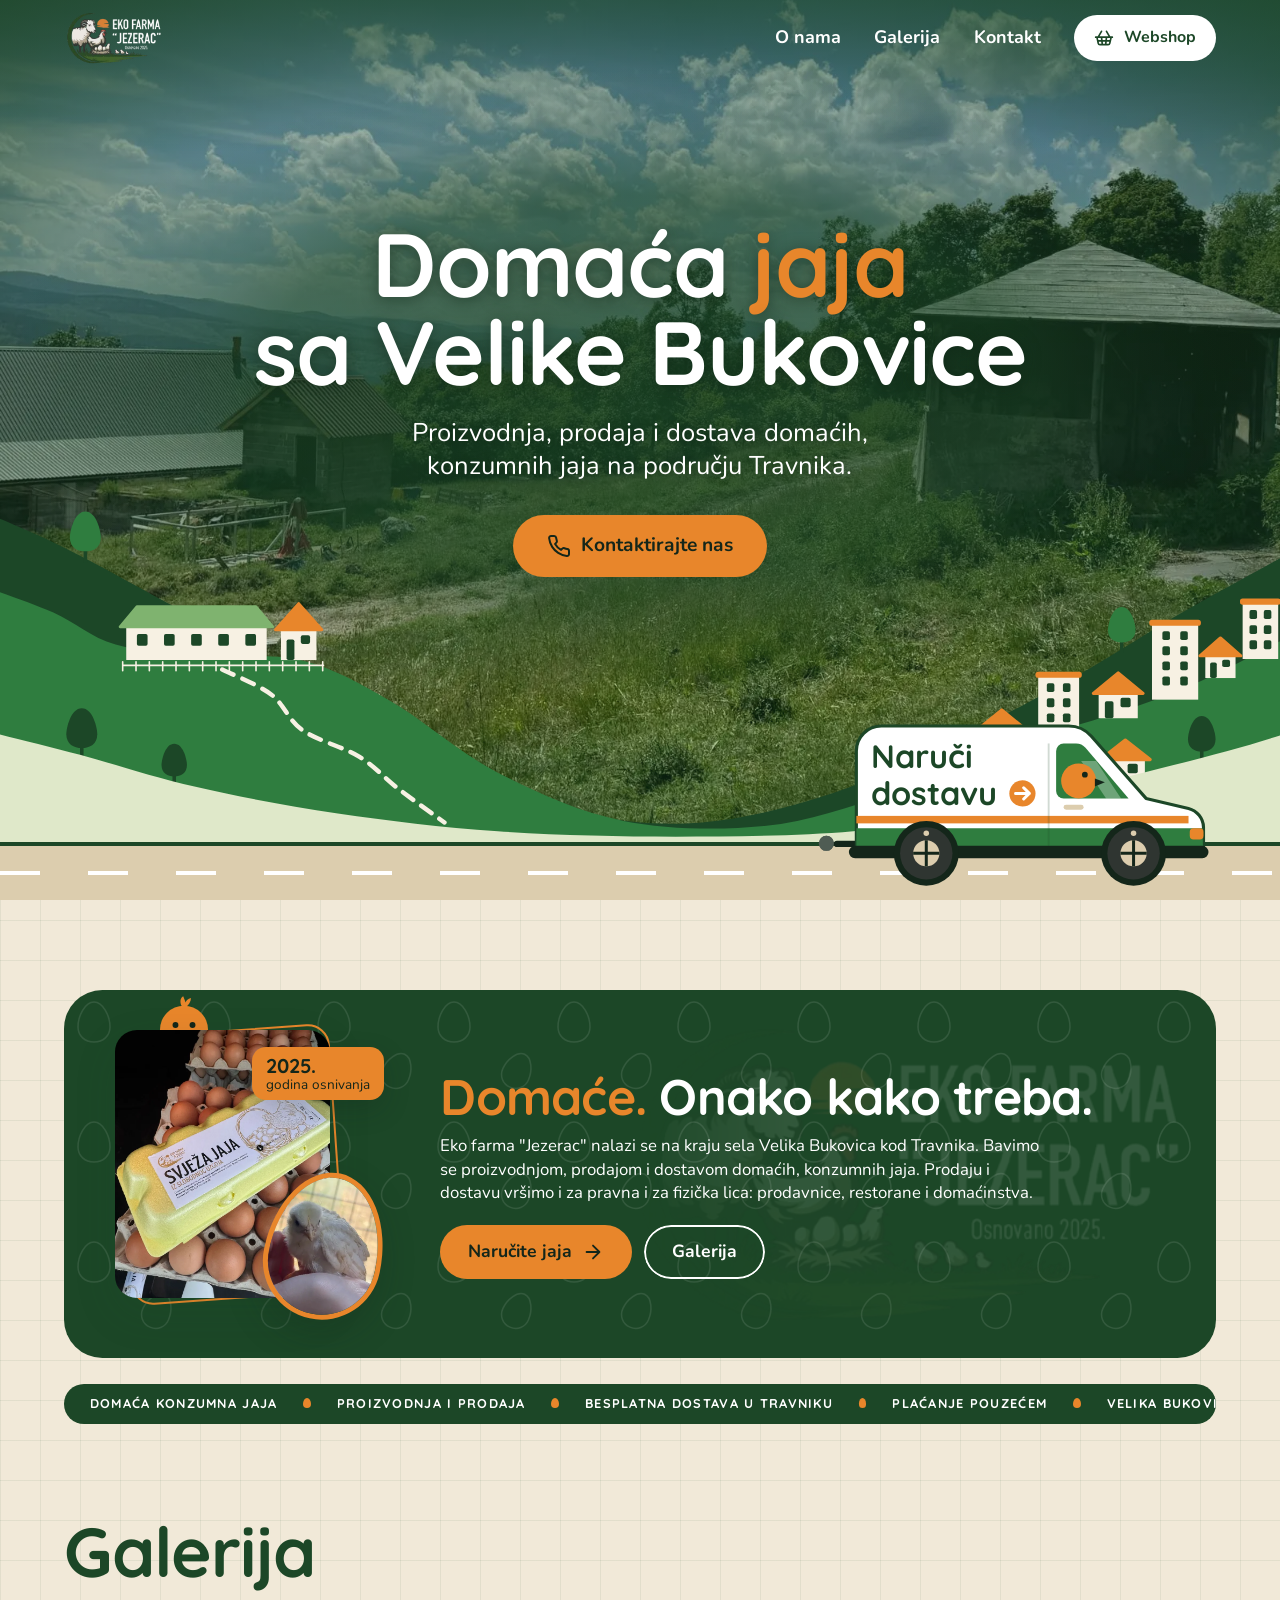
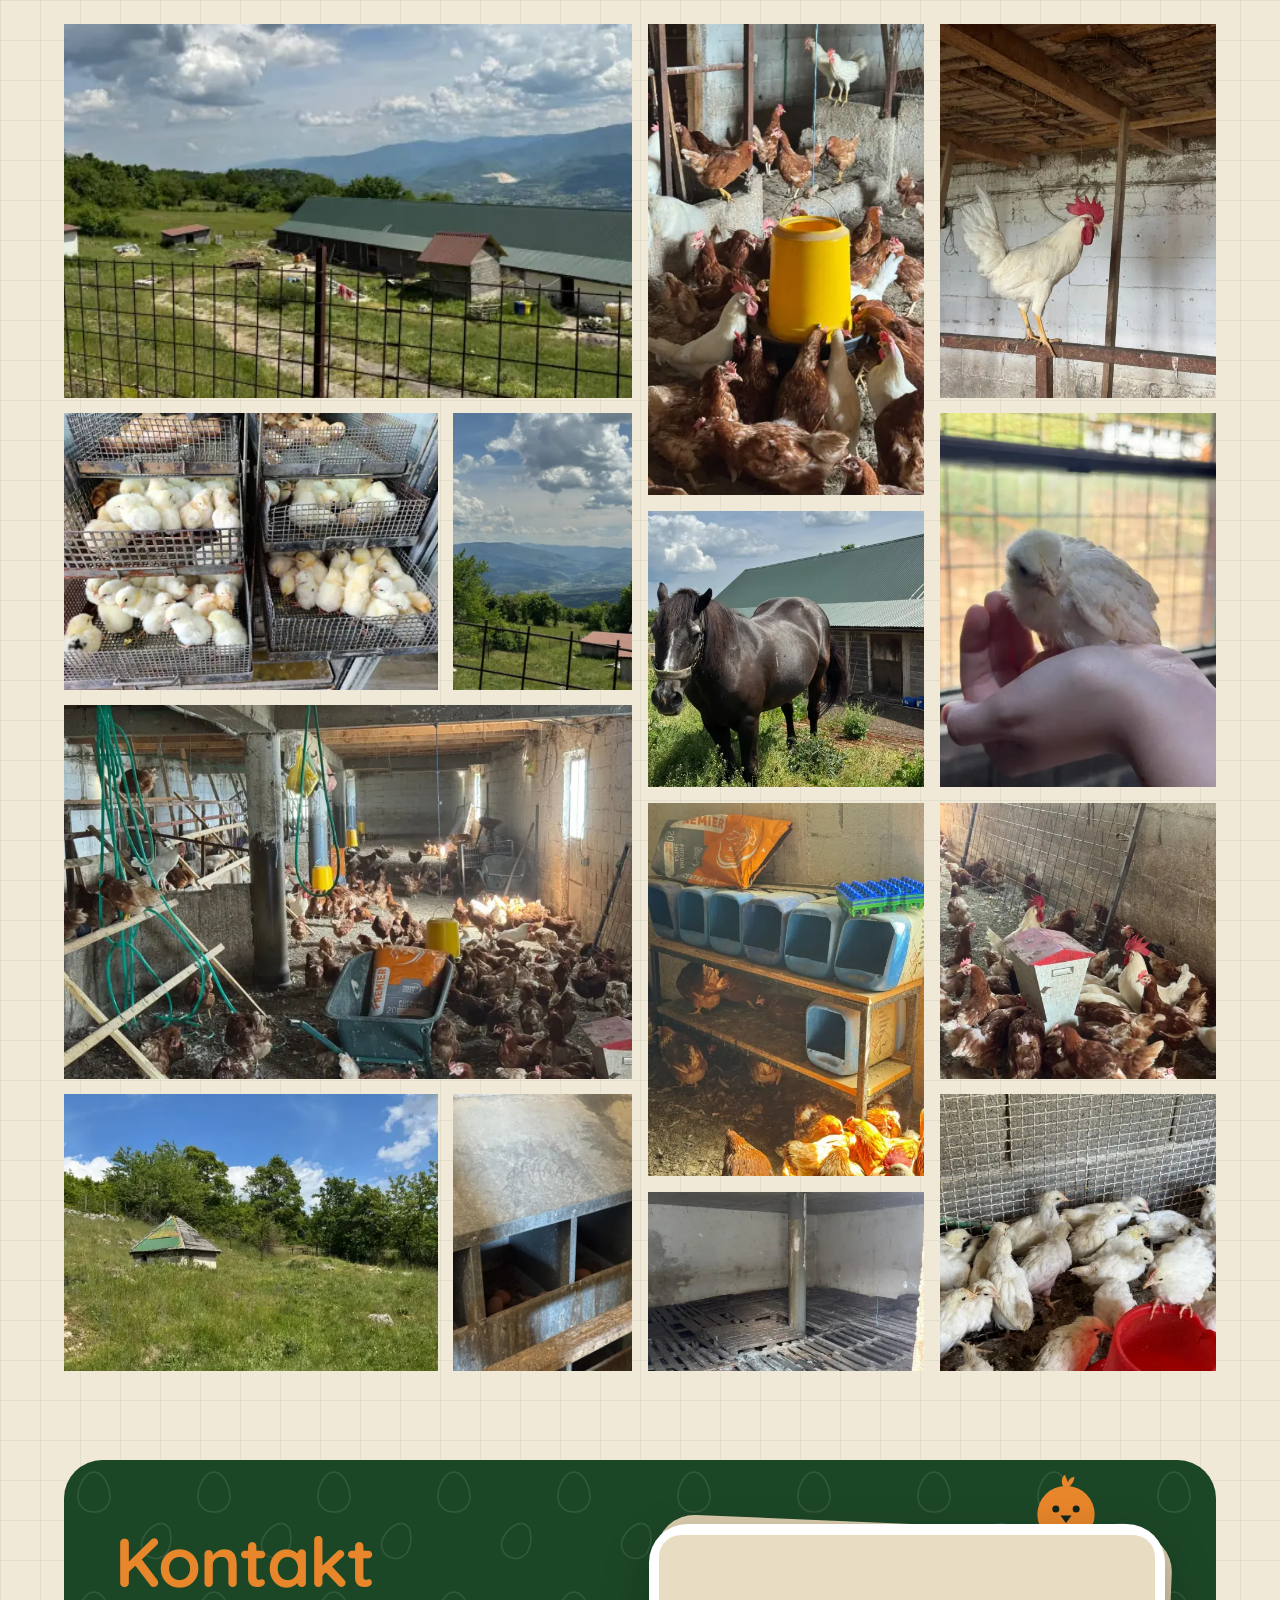
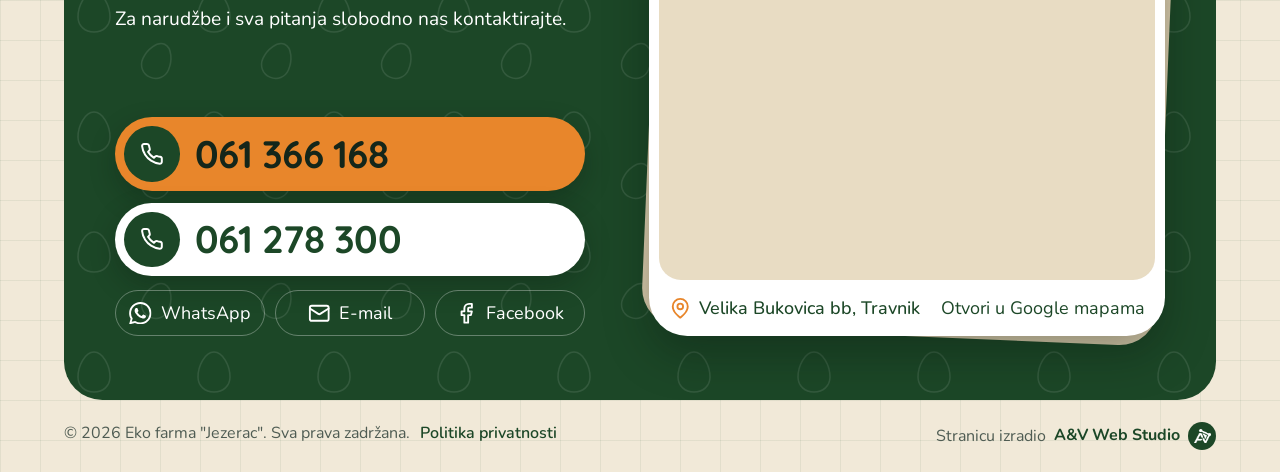
<file: index.html>
<!doctype html>
<html lang="bs-Latn">
<head>
  <meta charset="utf-8">
  <meta name="viewport" content="width=device-width, initial-scale=1, viewport-fit=cover">
  <title>Domaća jaja Travnik | Eko farma "Jezerac", besplatna dostava</title>
  <meta name="description" content="Domaća, konzumna jaja sa Velike Bukovice kod Travnika. Besplatna dostava na području Travnika i plaćanje pouzećem. Naručite online ili nas nazovite.">
  <meta name="robots" content="index, follow, max-image-preview:large">
  <link rel="canonical" href="https://ekofarmajezerac.com/">
  <meta name="theme-color" content="#f1e9d8">

  <meta property="og:type" content="website">
  <meta property="og:site_name" content="Eko farma &quot;Jezerac&quot;">
  <meta property="og:locale" content="bs_BA">
  <meta property="og:url" content="https://ekofarmajezerac.com/">
  <meta property="og:title" content="Domaća jaja Travnik | Eko farma &quot;Jezerac&quot;">
  <meta property="og:description" content="Domaća, konzumna jaja sa Velike Bukovice kod Travnika. Besplatna dostava na području Travnika i plaćanje pouzećem.">
  <meta property="og:image" content="https://ekofarmajezerac.com/assets/img/og.jpg?v=2">
  <meta property="og:image:type" content="image/jpeg">
  <meta property="og:image:width" content="1200">
  <meta property="og:image:height" content="630">
  <meta property="og:image:alt" content="Naslovna Eko farme &quot;Jezerac&quot;: Domaća jaja sa Velike Bukovice, brda s farmom i kombi za dostavu">
  <meta name="twitter:card" content="summary_large_image">
  <meta name="twitter:title" content="Domaća jaja Travnik | Eko farma &quot;Jezerac&quot;">
  <meta name="twitter:description" content="Domaća, konzumna jaja sa Velike Bukovice kod Travnika. Besplatna dostava na području Travnika i plaćanje pouzećem.">
  <meta name="twitter:image" content="https://ekofarmajezerac.com/assets/img/og.jpg?v=2">

  <link rel="icon" type="image/png" sizes="32x32" href="assets/img/favicon-32.png?v=3">
  <link rel="icon" type="image/png" sizes="192x192" href="assets/img/favicon-192.png?v=3">
  <link rel="shortcut icon" href="favicon.ico?v=3">
  <link rel="apple-touch-icon" href="assets/img/apple-touch-icon.png?v=3">

  <!-- Fontovi su na samoj stranici; unaprijed se učitava samo onaj za glavni naslov. -->
  <link rel="preload" href="assets/fonts/quicksand-latin.woff2" as="font" type="font/woff2" crossorigin>
  <link rel="preload" href="assets/fonts/quicksand-latin-ext.woff2" as="font" type="font/woff2" crossorigin>
  <link rel="stylesheet" href="css/styles.css?v=5">
  <!-- Na telefonu je hero pod gustom zelenom sjenom, pa mu je dovoljna lakša verzija. -->
  <link rel="preload" as="image" href="assets/img/hero-telefon.webp" media="(max-width: 759px)" fetchpriority="high">
  <link rel="preload" as="image" href="assets/img/hero.webp?v=2" media="(min-width: 760px)" fetchpriority="high">

  <!-- json-ld:start -->
  <script type="application/ld+json">
{
  "@context": "https://schema.org",
  "@graph": [
    {
      "@type": "LocalBusiness",
      "@id": "https://ekofarmajezerac.com/#farma",
      "name": "Eko farma \"Jezerac\"",
      "description": "Proizvodnja, prodaja i dostava domaćih, konzumnih jaja na području Travnika.",
      "url": "https://ekofarmajezerac.com/",
      "logo": "https://ekofarmajezerac.com/assets/img/logo.webp",
      "image": [
        "https://ekofarmajezerac.com/assets/img/og.jpg?v=2",
        "https://ekofarmajezerac.com/assets/img/hero.webp"
      ],
      "telephone": "+387 61 366 168",
      "email": "ekofarma.jezerac@gmail.com",
      "foundingDate": "2025",
      "address": {
        "@type": "PostalAddress",
        "streetAddress": "Velika Bukovica bb",
        "addressLocality": "Travnik",
        "addressCountry": "BA"
      },
      "areaServed": {
        "@type": "City",
        "name": "Travnik"
      },
      "hasMap": "https://www.google.com/maps/search/?api=1&query=Velika+Bukovica%2C+Travnik",
      "contactPoint": [
        {
          "@type": "ContactPoint",
          "telephone": "+387 61 366 168",
          "contactType": "sales",
          "areaServed": "BA",
          "availableLanguage": "bs"
        },
        {
          "@type": "ContactPoint",
          "telephone": "+387 61 278 300",
          "contactType": "sales",
          "areaServed": "BA",
          "availableLanguage": "bs"
        }
      ],
      "priceRange": "4–12 KM",
      "currenciesAccepted": "BAM",
      "paymentAccepted": "Gotovina pri preuzimanju (pouzećem)",
      "sameAs": [
        "https://www.facebook.com/p/Eko-farma-Jezerac-61575950756251/"
      ],
      "hasOfferCatalog": {
        "@type": "OfferCatalog",
        "name": "Domaća jaja u školjkama",
        "itemListElement": [
          {
            "@type": "Offer",
            "price": "4",
            "priceCurrency": "BAM",
            "url": "https://ekofarmajezerac.com/webshop.html",
            "itemOffered": {
              "@type": "Product",
              "name": "Mala školjka",
              "description": "Školjka domaćih konzumnih jaja (10 jaja)"
            }
          },
          {
            "@type": "Offer",
            "price": "6",
            "priceCurrency": "BAM",
            "url": "https://ekofarmajezerac.com/webshop.html",
            "itemOffered": {
              "@type": "Product",
              "name": "Velika školjka S",
              "description": "Školjka domaćih konzumnih jaja (30 jaja)"
            }
          },
          {
            "@type": "Offer",
            "price": "9",
            "priceCurrency": "BAM",
            "url": "https://ekofarmajezerac.com/webshop.html",
            "itemOffered": {
              "@type": "Product",
              "name": "Velika školjka M",
              "description": "Školjka domaćih konzumnih jaja (30 jaja)"
            }
          },
          {
            "@type": "Offer",
            "price": "10",
            "priceCurrency": "BAM",
            "url": "https://ekofarmajezerac.com/webshop.html",
            "itemOffered": {
              "@type": "Product",
              "name": "Velika školjka L",
              "description": "Školjka domaćih konzumnih jaja (30 jaja)"
            }
          },
          {
            "@type": "Offer",
            "price": "12",
            "priceCurrency": "BAM",
            "url": "https://ekofarmajezerac.com/webshop.html",
            "itemOffered": {
              "@type": "Product",
              "name": "Velika školjka XL",
              "description": "Školjka domaćih konzumnih jaja (30 jaja)"
            }
          },
          {
            "@type": "Offer",
            "price": "0",
            "priceCurrency": "BAM",
            "itemOffered": {
              "@type": "Service",
              "name": "Dostava jaja na kućnu adresu",
              "areaServed": {
                "@type": "City",
                "name": "Travnik"
              }
            }
          }
        ]
      }
    },
    {
      "@type": "WebSite",
      "@id": "https://ekofarmajezerac.com/#web",
      "url": "https://ekofarmajezerac.com/",
      "name": "Eko farma \"Jezerac\"",
      "inLanguage": "bs-Latn",
      "publisher": {
        "@id": "https://ekofarmajezerac.com/#farma"
      }
    },
    {
      "@type": "WebPage",
      "@id": "https://ekofarmajezerac.com/#stranica",
      "url": "https://ekofarmajezerac.com/",
      "name": "Domaća jaja Travnik | Eko farma \"Jezerac\", besplatna dostava",
      "inLanguage": "bs-Latn",
      "isPartOf": {
        "@id": "https://ekofarmajezerac.com/#web"
      },
      "about": {
        "@id": "https://ekofarmajezerac.com/#farma"
      },
      "primaryImageOfPage": {
        "@type": "ImageObject",
        "url": "https://ekofarmajezerac.com/assets/img/hero.webp"
      }
    }
  ]
}
  </script>
  <!-- json-ld:end -->
</head>
<body>
  <svg class="svg-defs" aria-hidden="true" focusable="false">
    <symbol id="i-arrow" viewBox="0 0 24 24"><path d="M5 12h14M12 5l7 7-7 7"/></symbol>
    <symbol id="i-basket" viewBox="0 0 24 24"><path d="m15 11-1 9M19 11l-4-7M2 11h20M3.5 11l1.6 7.4a2 2 0 0 0 2 1.6h9.8a2 2 0 0 0 2-1.6l1.7-7.4M4.5 15.5h15M5 11l4-7M9 11l1 9"/></symbol>
    <symbol id="i-x" viewBox="0 0 24 24"><path d="M18 6 6 18M6 6l12 12"/></symbol>
    <symbol id="i-left" viewBox="0 0 24 24"><path d="m15 18-6-6 6-6"/></symbol>
    <symbol id="i-right" viewBox="0 0 24 24"><path d="m9 18 6-6-6-6"/></symbol>
    <symbol id="i-phone" viewBox="0 0 24 24"><path d="M22 16.92v3a2 2 0 0 1-2.18 2 19.79 19.79 0 0 1-8.63-3.07 19.5 19.5 0 0 1-6-6 19.79 19.79 0 0 1-3.07-8.67A2 2 0 0 1 4.11 2h3a2 2 0 0 1 2 1.72 12.84 12.84 0 0 0 .7 2.81 2 2 0 0 1-.45 2.11L8.09 9.91a16 16 0 0 0 6 6l1.27-1.27a2 2 0 0 1 2.11-.45 12.84 12.84 0 0 0 2.81.7A2 2 0 0 1 22 16.92z"/></symbol>
    <symbol id="chick" viewBox="0 0 80 80"><path d="M38 17c-4-5-3-12 1-14 1 3 2 5 3 8 1-3 3-5 7-6 0 5-3 9-7 12Z" fill="#e8862b"/><circle cx="40" cy="46" r="31" fill="#e8862b"/><circle cx="29" cy="40" r="3.800" fill="#14261a"/><circle cx="51" cy="40" r="3.800" fill="#14261a"/><path d="M34 47h12l-6 8z" fill="#14261a"/></symbol>
    <symbol id="i-pin" viewBox="0 0 24 24"><path d="M20 10c0 6-8 12-8 12s-8-6-8-12a8 8 0 0 1 16 0Z"/><circle cx="12" cy="10" r="3"/></symbol>
    <symbol id="i-mail" viewBox="0 0 24 24"><rect width="20" height="16" x="2" y="4" rx="2"/><path d="m22 7-8.97 5.7a1.94 1.94 0 0 1-2.06 0L2 7"/></symbol>
    <symbol id="i-facebook" viewBox="0 0 24 24"><path d="M18 2h-3a5 5 0 0 0-5 5v3H7v4h3v8h4v-8h3l1-4h-4V7a1 1 0 0 1 1-1h3z"/></symbol>
    <symbol id="i-whatsapp" viewBox="0 0 24 24"><path class="solid" d="M17.472 14.382c-.297-.149-1.758-.867-2.03-.967-.273-.099-.471-.148-.67.15-.197.297-.767.966-.94 1.164-.173.199-.347.223-.644.075-.297-.15-1.255-.463-2.39-1.475-.883-.788-1.48-1.761-1.653-2.059-.173-.297-.018-.458.13-.606.134-.133.298-.347.446-.52.149-.174.198-.298.298-.497.099-.198.05-.371-.025-.52-.075-.149-.669-1.612-.916-2.207-.242-.579-.487-.5-.669-.51-.173-.008-.371-.01-.57-.01-.198 0-.52.074-.792.372-.272.297-1.04 1.016-1.04 2.479 0 1.462 1.065 2.875 1.213 3.074.149.198 2.096 3.2 5.077 4.487.709.306 1.262.489 1.694.625.712.227 1.36.195 1.871.118.571-.085 1.758-.719 2.006-1.413.248-.694.248-1.289.173-1.413-.074-.124-.272-.198-.57-.347m-5.421 7.403h-.004a9.87 9.87 0 0 1-5.031-1.378l-.361-.214-3.741.982.998-3.648-.235-.374a9.86 9.86 0 0 1-1.51-5.26c.001-5.45 4.436-9.884 9.888-9.884 2.64 0 5.122 1.03 6.988 2.898a9.825 9.825 0 0 1 2.893 6.994c-.003 5.45-4.437 9.884-9.885 9.884m8.413-18.297A11.815 11.815 0 0 0 12.05 0C5.495 0 .16 5.335.157 11.892c0 2.096.547 4.142 1.588 5.945L.057 24l6.305-1.654a11.882 11.882 0 0 0 5.683 1.448h.005c6.554 0 11.89-5.335 11.893-11.893a11.821 11.821 0 0 0-3.48-8.413z"/></symbol>
  </svg>

  <header class="top top-over">
    <a class="skip-link" href="webshop.html">Idi na webshop</a>
    <a class="top-logo" href="./" aria-label='Eko farma "Jezerac", početna'>
      <img src="assets/img/logo-320.webp" alt="" width="320" height="177">
      <img class="top-logo-light" src="assets/img/logo-svijetli-320.webp" alt="" width="320" height="177">
    </a>
    <nav class="top-nav" aria-label="Glavna navigacija">
      <a class="nav-link" href="#o-nama">O nama</a>
      <a class="nav-link" href="#galerija">Galerija</a>
      <a class="nav-link" href="#kontakt">Kontakt</a>
      <a class="btn btn-nav" href="webshop.html">
        <svg class="icon" aria-hidden="true"><use href="#i-basket"/></svg>
        Webshop
        <span class="count" data-cart-count hidden>0</span>
      </a>
    </nav>
  </header>

  <main>
    <section class="hero">
      <picture class="hero-photo">
        <source media="(max-width: 759px)" srcset="assets/img/hero-telefon.webp" width="1100" height="825">
        <img src="assets/img/hero.webp?v=2" width="1600" height="1200" fetchpriority="high" alt="Farma na Velikoj Bukovici: objekti, puteljak kroz livadu i planine pod oblacima">
      </picture>
      <picture class="hills">
        <source media="(min-width: 760px)" srcset="assets/img/brda.svg" width="1440" height="460">
        <img src="assets/img/brda-telefon.svg?v=3" width="375" height="200" alt="">
      </picture>
      <div class="hero-copy">
        <h1>Domaća <em>jaja</em><br>sa&nbsp;Velike Bukovice</h1>
        <p>Proizvodnja, prodaja i dostava domaćih, konzumnih jaja na području Travnika.</p>
        <a class="btn btn-big btn-orange" href="#kontakt">
          <svg class="icon" aria-hidden="true"><use href="#i-phone"/></svg>
          Kontaktirajte nas
        </a>
      </div>
      <div class="road">
        <div class="van-lane">
          <a class="van" href="webshop.html" aria-label="Naruči dostavu jaja u webshopu">
            <svg viewBox="-30 0 328 146" aria-hidden="true" focusable="false">
              <circle class="puff" cx="-14" cy="110" r="6"/>
              <circle class="puff" cx="-14" cy="110" r="6"/>
              <g class="van-tilt">
                <g class="van-body">
                  <rect class="van-dark" x="-8" y="108" width="24" height="5" rx="2.500"/>
                  <path class="van-paint" d="M10 118V36a20 20 0 0 1 20-20h150a24 24 0 0 1 18 8l44 50 34 8a16 16 0 0 1 12 15v21Z"/>
                  <rect class="van-stripe" x="10" y="88" width="266" height="6"/>
                  <path class="van-skirt" d="M10 98H287.500V118H10Z"/>
                  <path class="van-line" d="M164 30V112"/>
                  <path class="van-window" d="M176 30h10a10 10 0 0 1 7.500 3.400L228 74H176a6 6 0 0 1-6-6V36a6 6 0 0 1 6-6Z"/>
                  <path class="van-shine" d="M202 44 222 74H210L190 44Z"/>
                  <circle class="van-sun" cx="188" cy="60" r="14"/>
                  <circle class="van-dark" cx="193" cy="55" r="2.300"/>
                  <path class="van-dark" d="M201 58l8 3-8 3.500Z"/>
                  <text class="van-label" x="22" y="50">Naruči</text>
                  <text class="van-label" x="22" y="79">dostavu</text>
                  <g class="van-go" transform="translate(143 70)"><circle class="van-go-dot" r="10.500"/><path class="van-go-arrow" d="M-5.500 0H5.500M1-4.500 5.500 0 1 4.500"/></g>
                  <rect class="van-sand" x="176" y="79" width="16" height="4" rx="2"/>
                  <rect class="van-sun" x="277" y="98" width="11" height="9" rx="3"/>
                  <rect class="van-dark" x="4" y="112" width="288" height="10" rx="5"/>
                  <circle class="van-dark" cx="66" cy="118" r="26"/>
                  <circle class="van-dark" cx="232" cy="118" r="26"/>
                </g>
              </g>
              <g transform="translate(66 118)"><g class="wheel"><circle class="van-tyre" r="21"/><circle class="van-sand" r="10.500"/><path class="van-spoke" d="M-10.500 0H10.500M0-10.500V10.500"/><circle class="van-sand" cy="-16" r="2.200"/></g></g>
              <g transform="translate(232 118)"><g class="wheel"><circle class="van-tyre" r="21"/><circle class="van-sand" r="10.500"/><path class="van-spoke" d="M-10.500 0H10.500M0-10.500V10.500"/><circle class="van-sand" cy="-16" r="2.200"/></g></g>
            </svg>
          </a>
        </div>
      </div>
    </section>

    <section class="about" id="o-nama" aria-labelledby="about-title">
      <figure class="about-photo">
        <svg class="mascot" aria-hidden="true" focusable="false"><use href="#chick"/></svg>
        <span class="about-frame about-frame-big"><img src="assets/img/o-nama.webp" width="800" height="1067" loading="lazy" alt="Smeđa jaja u kartonskim podlošcima i naše pakovanje s natpisom Svježa jaja"></span>
        <span class="about-frame about-frame-small"><img src="assets/img/o-nama-pile.webp" width="420" height="525" loading="lazy" alt="Malo bijelo pile na dlanu"></span>
        <figcaption class="about-badge"><b>2025.</b> godina osnivanja</figcaption>
      </figure>
      <div class="about-text">
        <h2 id="about-title"><em>Domaće.</em> Onako kako treba.</h2>
        <p>Eko farma "Jezerac" nalazi se na kraju sela Velika Bukovica kod Travnika. Bavimo se proizvodnjom, prodajom i dostavom domaćih, konzumnih jaja. Prodaju i dostavu vršimo i za pravna i za fizička lica: prodavnice, restorane i domaćinstva.</p>
        <div class="about-actions">
          <a class="btn btn-orange" href="webshop.html">
            Naručite jaja
            <svg class="icon" aria-hidden="true"><use href="#i-arrow"/></svg>
          </a>
          <a class="btn btn-ghost" href="#galerija">Galerija</a>
        </div>
      </div>
    </section>

    <div class="ticker" aria-hidden="true">
      <div class="ticker-track">
        <ul>
          <li>Domaća konzumna jaja</li>
          <li>Proizvodnja i prodaja</li>
          <li>Besplatna dostava u Travniku</li>
          <li>Plaćanje pouzećem</li>
          <li>Velika Bukovica, Travnik</li>
        </ul>
        <ul>
          <li>Domaća konzumna jaja</li>
          <li>Proizvodnja i prodaja</li>
          <li>Besplatna dostava u Travniku</li>
          <li>Plaćanje pouzećem</li>
          <li>Velika Bukovica, Travnik</li>
        </ul>
      </div>
    </div>

    <section class="gallery" id="galerija" aria-labelledby="gallery-title">
      <h2 id="gallery-title">Galerija</h2>
      <div class="gallery-grid" data-gallery>
        <button class="g-item" type="button" data-full="assets/img/galerija/farma.webp" data-caption="Farma na Velikoj Bukovici"><img src="assets/img/galerija/farma-800.webp" srcset="assets/img/galerija/farma-480.webp 480w, assets/img/galerija/farma-800.webp 800w, assets/img/galerija/farma.webp 1400w" sizes="(max-width: 519px) calc(100vw - 40px), 46vw" width="1400" height="1050" loading="lazy" decoding="async" alt="Dugi objekat farme sa zelenim krovom, ograda i planine u daljini"></button>
        <button class="g-item" type="button" data-full="assets/img/galerija/koke-hranilica.webp" data-caption="Koke oko hranilice"><img src="assets/img/galerija/koke-hranilica-800.webp" srcset="assets/img/galerija/koke-hranilica-480.webp 480w, assets/img/galerija/koke-hranilica-800.webp 800w, assets/img/galerija/koke-hranilica.webp 1050w" sizes="(max-width: 519px) calc(50vw - 25px), 23vw" width="1050" height="1400" loading="lazy" decoding="async" alt="Smeđe i bijele koke oko žute hranilice"></button>
        <button class="g-item" type="button" data-full="assets/img/galerija/pijetao.webp" data-caption="Pijetao"><img src="assets/img/galerija/pijetao-800.webp" srcset="assets/img/galerija/pijetao-480.webp 480w, assets/img/galerija/pijetao-800.webp 800w, assets/img/galerija/pijetao.webp 1050w" sizes="(max-width: 519px) calc(50vw - 25px), 23vw" width="1050" height="1400" loading="lazy" decoding="async" alt="Bijeli pijetao na metalnoj prečki"></button>
        <button class="g-item" type="button" data-full="assets/img/galerija/pilici.webp" data-caption="Tek izleženi pilići"><img src="assets/img/galerija/pilici-800.webp" srcset="assets/img/galerija/pilici-480.webp 480w, assets/img/galerija/pilici-800.webp 800w, assets/img/galerija/pilici.webp 1400w" sizes="(max-width: 519px) calc(100vw - 40px), 31vw" width="1400" height="1054" loading="lazy" decoding="async" alt="Žuti pilići u žičanim korpama"></button>
        <button class="g-item" type="button" data-full="assets/img/galerija/pogled.webp" data-caption="Pogled s farme"><img src="assets/img/galerija/pogled-800.webp" srcset="assets/img/galerija/pogled-480.webp 480w, assets/img/galerija/pogled-800.webp 800w, assets/img/galerija/pogled.webp 1050w" sizes="(max-width: 519px) calc(50vw - 25px), 15vw" width="1050" height="1400" loading="lazy" decoding="async" alt="Pogled s farme na planine i dolinu pod oblacima"></button>
        <button class="g-item" type="button" data-full="assets/img/galerija/pile-na-ruci.webp" data-caption="Pile na dlanu"><img src="assets/img/galerija/pile-na-ruci-800.webp" srcset="assets/img/galerija/pile-na-ruci-480.webp 480w, assets/img/galerija/pile-na-ruci-800.webp 800w, assets/img/galerija/pile-na-ruci.webp 1050w" sizes="(max-width: 519px) calc(50vw - 25px), 23vw" width="1050" height="1400" loading="lazy" decoding="async" alt="Malo bijelo pile na dlanu"></button>
        <button class="g-item" type="button" data-full="assets/img/galerija/konj.webp" data-caption="Konj na farmi"><img src="assets/img/galerija/konj-800.webp" srcset="assets/img/galerija/konj-480.webp 480w, assets/img/galerija/konj-800.webp 800w, assets/img/galerija/konj.webp 1050w" sizes="(max-width: 519px) calc(50vw - 25px), 23vw" width="1050" height="1400" loading="lazy" decoding="async" alt="Tamni konj na livadi ispred objekta farme"></button>
        <button class="g-item" type="button" data-full="assets/img/galerija/gnijezda-kanistri.webp" data-caption="Gnijezda za koke"><img src="assets/img/galerija/gnijezda-kanistri-800.webp" srcset="assets/img/galerija/gnijezda-kanistri-480.webp 480w, assets/img/galerija/gnijezda-kanistri-800.webp 800w, assets/img/galerija/gnijezda-kanistri.webp 1050w" sizes="(max-width: 519px) calc(50vw - 25px), 23vw" width="1050" height="1400" loading="lazy" decoding="async" alt="Gnijezda od plavih kanistara na polici, ispod nje koke"></button>
        <button class="g-item" type="button" data-full="assets/img/galerija/objekat-koke.webp" data-caption="Koke u objektu"><img src="assets/img/galerija/objekat-koke-800.webp" srcset="assets/img/galerija/objekat-koke-480.webp 480w, assets/img/galerija/objekat-koke-800.webp 800w, assets/img/galerija/objekat-koke.webp 1400w" sizes="(max-width: 519px) calc(100vw - 40px), 46vw" width="1400" height="1050" loading="lazy" decoding="async" alt="Unutrašnjost objekta s mnogo koka, hranilicama i kolicima"></button>
        <button class="g-item" type="button" data-full="assets/img/galerija/koke-pijetao.webp" data-caption="Koke i pijetlovi"><img src="assets/img/galerija/koke-pijetao-800.webp" srcset="assets/img/galerija/koke-pijetao-480.webp 480w, assets/img/galerija/koke-pijetao-800.webp 800w, assets/img/galerija/koke-pijetao.webp 1050w" sizes="(max-width: 519px) calc(50vw - 25px), 23vw" width="1050" height="1400" loading="lazy" decoding="async" alt="Koke i bijeli pijetlovi oko hranilice s crvenim krovom"></button>
        <button class="g-item" type="button" data-full="assets/img/galerija/mladi-pilici.webp" data-caption="Mladi pilići"><img src="assets/img/galerija/mladi-pilici-800.webp" srcset="assets/img/galerija/mladi-pilici-480.webp 480w, assets/img/galerija/mladi-pilici-800.webp 800w, assets/img/galerija/mladi-pilici.webp 1050w" sizes="(max-width: 519px) calc(50vw - 25px), 23vw" width="1050" height="1400" loading="lazy" decoding="async" alt="Mladi bijeli pilići oko crvene hranilice"></button>
        <button class="g-item" type="button" data-full="assets/img/galerija/gnijezda-jaja.webp" data-caption="Jaja u gnijezdima"><img src="assets/img/galerija/gnijezda-jaja-800.webp" srcset="assets/img/galerija/gnijezda-jaja-480.webp 480w, assets/img/galerija/gnijezda-jaja-800.webp 800w, assets/img/galerija/gnijezda-jaja.webp 1050w" sizes="(max-width: 519px) calc(50vw - 25px), 15vw" width="1050" height="1400" loading="lazy" decoding="async" alt="Smeđa jaja u limenim gnijezdima"></button>
        <button class="g-item" type="button" data-full="assets/img/galerija/prostorija.webp" data-caption="Prostorija s paletama"><img src="assets/img/galerija/prostorija-800.webp" srcset="assets/img/galerija/prostorija-480.webp 480w, assets/img/galerija/prostorija-800.webp 800w, assets/img/galerija/prostorija.webp 1050w" sizes="(max-width: 519px) calc(50vw - 25px), 23vw" width="1050" height="1400" loading="lazy" decoding="async" alt="Betonska prostorija sa stubom i paletama na podu"></button>
        <button class="g-item" type="button" data-full="assets/img/galerija/kucica.webp" data-caption="Kućica na livadi"><img src="assets/img/galerija/kucica-800.webp" srcset="assets/img/galerija/kucica-480.webp 480w, assets/img/galerija/kucica-800.webp 800w, assets/img/galerija/kucica.webp 1400w" sizes="(max-width: 519px) calc(100vw - 40px), 31vw" width="1400" height="1050" loading="lazy" decoding="async" alt="Mala kućica sa zelenim krovom na livadi, ispod drveća"></button>
      </div>
    </section>

    <section class="contact" id="kontakt" aria-labelledby="contact-title">
      <div class="contact-info">
        <div>
          <h2 id="contact-title">Kontakt</h2>
          <p class="contact-lead">Za narudžbe i sva pitanja slobodno nas kontaktirajte.</p>
        </div>
        <div>
        <div class="contact-phones">
          <a class="phone phone-main" href="tel:+38761366168"><span class="phone-icon"><svg class="icon" aria-hidden="true"><use href="#i-phone"/></svg></span>061 366 168</a>
          <a class="phone" href="tel:+38761278300"><span class="phone-icon"><svg class="icon" aria-hidden="true"><use href="#i-phone"/></svg></span>061 278 300</a>
        </div>
        <ul class="contact-more">
          <li><a data-wa-contact href="https://wa.me/38761366168" target="_blank" rel="noopener"><svg class="icon" aria-hidden="true"><use href="#i-whatsapp"/></svg>WhatsApp</a></li>
          <li><a href="mailto:ekofarma.jezerac@gmail.com" data-tip="ekofarma.jezerac@gmail.com" aria-label="E-mail: ekofarma.jezerac@gmail.com"><svg class="icon" aria-hidden="true"><use href="#i-mail"/></svg>E-mail</a></li>
          <li><a href="https://www.facebook.com/p/Eko-farma-Jezerac-61575950756251/" target="_blank" rel="noopener"><svg class="icon" aria-hidden="true"><use href="#i-facebook"/></svg>Facebook</a></li>
        </ul>
        </div>
      </div>
      <figure class="contact-map">
        <svg class="mascot" aria-hidden="true" focusable="false"><use href="#chick"/></svg>
        <div class="map-frame">
          <iframe title="Mapa: Velika Bukovica, Travnik" src="https://www.google.com/maps?q=Velika+Bukovica,+Travnik,+Bosna+i+Hercegovina&amp;t=k&amp;z=13&amp;hl=bs&amp;output=embed" loading="lazy" referrerpolicy="no-referrer-when-downgrade" allowfullscreen></iframe>
          <figcaption>
            <address><svg class="icon" aria-hidden="true"><use href="#i-pin"/></svg>Velika Bukovica bb, Travnik</address>
            <a href="https://www.google.com/maps/search/?api=1&amp;query=Velika+Bukovica%2C+Travnik" target="_blank" rel="noopener">Otvori u Google mapama</a>
          </figcaption>
        </div>
      </figure>
    </section>
  </main>

  <footer class="bottom">
    <p>© <span data-year>2026</span> Eko farma "Jezerac". Sva prava zadržana. <a class="bottom-link" href="privatnost.html">Politika privatnosti</a></p>
    <a class="bottom-credit" href="https://avstudio.site/" target="_blank" rel="noopener">Stranicu izradio <b>A&amp;V Web Studio</b> <span class="bottom-credit-logo"><img src="assets/img/av-studio.webp" width="52" height="44" alt=""></span></a>
  </footer>

  <!-- Pregled fotografije iz galerije -->
  <dialog class="lightbox" id="lightbox" aria-label="Pregled fotografije">
    <button class="lb-btn lb-close" type="button" data-lb-close aria-label="Zatvori"><svg class="icon" aria-hidden="true"><use href="#i-x"/></svg></button>
    <button class="lb-btn lb-prev" type="button" data-lb-prev aria-label="Prethodna fotografija"><svg class="icon" aria-hidden="true"><use href="#i-left"/></svg></button>
    <figure>
      <img data-lb-img alt="">
      <figcaption data-lb-caption></figcaption>
    </figure>
    <button class="lb-btn lb-next" type="button" data-lb-next aria-label="Sljedeća fotografija"><svg class="icon" aria-hidden="true"><use href="#i-right"/></svg></button>
  </dialog>

  <script src="js/config.js" defer></script>
  <script src="js/site.js?v=2" defer></script>
</body>
</html>
</file>
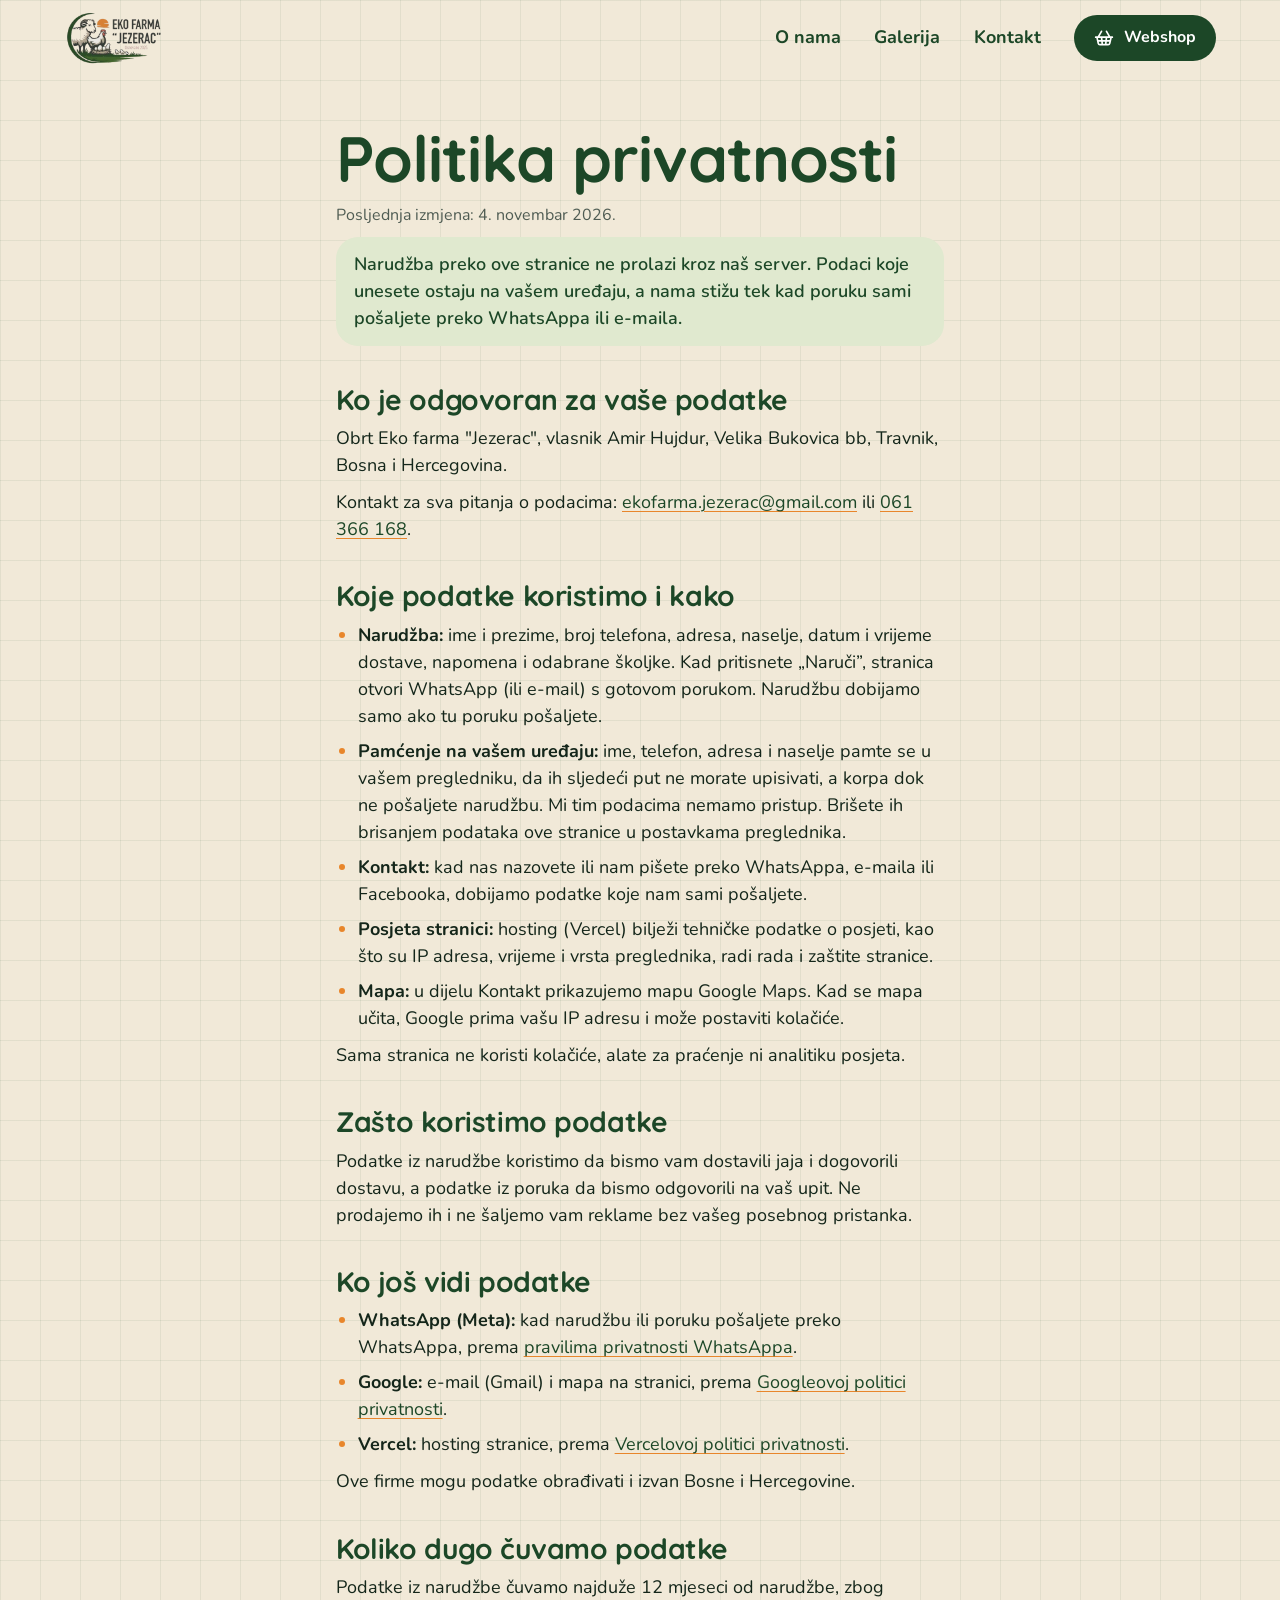
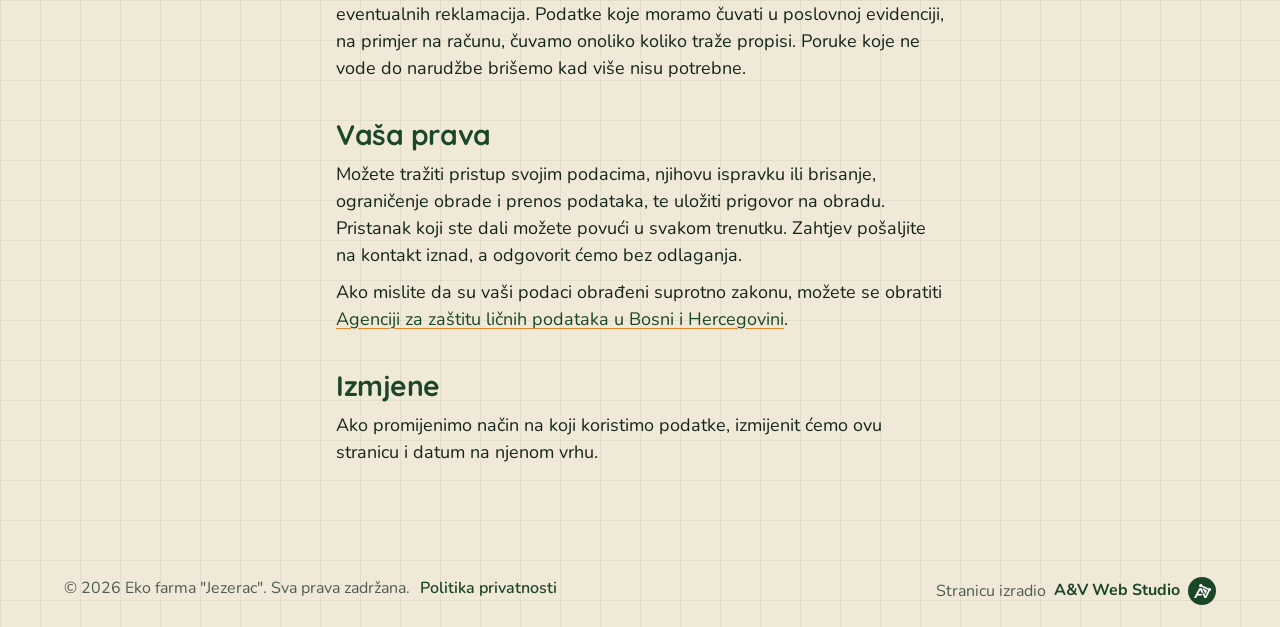
<file: privatnost.html>
<!doctype html>
<html lang="bs-Latn">
<head>
  <meta charset="utf-8">
  <meta name="viewport" content="width=device-width, initial-scale=1, viewport-fit=cover">
  <title>Politika privatnosti | Eko farma "Jezerac"</title>
  <meta name="description" content="Kako Eko farma &quot;Jezerac&quot; postupa s podacima koje unesete pri narudžbi jaja: šta se pamti, kome se šalje i koja su vaša prava.">
  <meta name="robots" content="noindex, follow">
  <meta name="theme-color" content="#f1e9d8">

  <link rel="icon" type="image/png" sizes="32x32" href="assets/img/favicon-32.png?v=3">
  <link rel="icon" type="image/png" sizes="192x192" href="assets/img/favicon-192.png?v=3">
  <link rel="shortcut icon" href="favicon.ico?v=3">
  <link rel="apple-touch-icon" href="assets/img/apple-touch-icon.png?v=3">

  <link rel="preload" href="assets/fonts/quicksand-latin.woff2" as="font" type="font/woff2" crossorigin>
  <link rel="stylesheet" href="css/styles.css?v=5">
</head>
<body>
  <svg class="svg-defs" aria-hidden="true" focusable="false">
    <symbol id="i-basket" viewBox="0 0 24 24"><path d="m15 11-1 9M19 11l-4-7M2 11h20M3.5 11l1.6 7.4a2 2 0 0 0 2 1.6h9.8a2 2 0 0 0 2-1.6l1.7-7.4M4.5 15.5h15M5 11l4-7M9 11l1 9"/></symbol>
  </svg>

  <header class="top">
    <a class="skip-link" href="#sadrzaj">Preskoči na tekst</a>
    <a class="top-logo" href="./" aria-label='Eko farma "Jezerac", početna'>
      <img src="assets/img/logo-320.webp" alt="" width="320" height="177">
    </a>
    <nav class="top-nav" aria-label="Glavna navigacija">
      <a class="nav-link" href="./#o-nama">O nama</a>
      <a class="nav-link" href="./#galerija">Galerija</a>
      <a class="nav-link" href="./#kontakt">Kontakt</a>
      <a class="btn btn-nav" href="webshop.html">
        <svg class="icon" aria-hidden="true"><use href="#i-basket"/></svg>
        Webshop
        <span class="count" data-cart-count hidden>0</span>
      </a>
    </nav>
  </header>

  <main class="legal" id="sadrzaj">
    <h1>Politika privatnosti</h1>
    <p class="legal-date">Posljednja izmjena: 4. novembar 2026.</p>

    <p class="legal-lead">Narudžba preko ove stranice ne prolazi kroz naš server. Podaci koje unesete ostaju na vašem uređaju, a nama stižu tek kad poruku sami pošaljete preko WhatsAppa ili e-maila.</p>

    <h2>Ko je odgovoran za vaše podatke</h2>
    <p>Obrt Eko farma "Jezerac", vlasnik Amir Hujdur, Velika Bukovica bb, Travnik, Bosna i Hercegovina.</p>
    <p>Kontakt za sva pitanja o podacima: <a href="mailto:ekofarma.jezerac@gmail.com">ekofarma.jezerac@gmail.com</a> ili <a href="tel:+38761366168">061 366 168</a>.</p>

    <h2>Koje podatke koristimo i kako</h2>
    <ul>
      <li><strong>Narudžba:</strong> ime i prezime, broj telefona, adresa, naselje, datum i vrijeme dostave, napomena i odabrane školjke. Kad pritisnete „Naruči”, stranica otvori WhatsApp (ili e-mail) s gotovom porukom. Narudžbu dobijamo samo ako tu poruku pošaljete.</li>
      <li><strong>Pamćenje na vašem uređaju:</strong> ime, telefon, adresa i naselje pamte se u vašem pregledniku, da ih sljedeći put ne morate upisivati, a korpa dok ne pošaljete narudžbu. Mi tim podacima nemamo pristup. Brišete ih brisanjem podataka ove stranice u postavkama preglednika.</li>
      <li><strong>Kontakt:</strong> kad nas nazovete ili nam pišete preko WhatsAppa, e-maila ili Facebooka, dobijamo podatke koje nam sami pošaljete.</li>
      <li><strong>Posjeta stranici:</strong> hosting (Vercel) bilježi tehničke podatke o posjeti, kao što su IP adresa, vrijeme i vrsta preglednika, radi rada i zaštite stranice.</li>
      <li><strong>Mapa:</strong> u dijelu Kontakt prikazujemo mapu Google Maps. Kad se mapa učita, Google prima vašu IP adresu i može postaviti kolačiće.</li>
    </ul>
    <p>Sama stranica ne koristi kolačiće, alate za praćenje ni analitiku posjeta.</p>

    <h2>Zašto koristimo podatke</h2>
    <p>Podatke iz narudžbe koristimo da bismo vam dostavili jaja i dogovorili dostavu, a podatke iz poruka da bismo odgovorili na vaš upit. Ne prodajemo ih i ne šaljemo vam reklame bez vašeg posebnog pristanka.</p>

    <h2>Ko još vidi podatke</h2>
    <ul>
      <li><strong>WhatsApp (Meta):</strong> kad narudžbu ili poruku pošaljete preko WhatsAppa, prema <a href="https://www.whatsapp.com/legal/privacy-policy" target="_blank" rel="noopener">pravilima privatnosti WhatsAppa</a>.</li>
      <li><strong>Google:</strong> e-mail (Gmail) i mapa na stranici, prema <a href="https://policies.google.com/privacy" target="_blank" rel="noopener">Googleovoj politici privatnosti</a>.</li>
      <li><strong>Vercel:</strong> hosting stranice, prema <a href="https://vercel.com/legal/privacy-policy" target="_blank" rel="noopener">Vercelovoj politici privatnosti</a>.</li>
    </ul>
    <p>Ove firme mogu podatke obrađivati i izvan Bosne i Hercegovine.</p>

    <h2>Koliko dugo čuvamo podatke</h2>
    <p>Podatke iz narudžbe čuvamo najduže 12 mjeseci od narudžbe, zbog eventualnih reklamacija. Podatke koje moramo čuvati u poslovnoj evidenciji, na primjer na računu, čuvamo onoliko koliko traže propisi. Poruke koje ne vode do narudžbe brišemo kad više nisu potrebne.</p>

    <h2>Vaša prava</h2>
    <p>Možete tražiti pristup svojim podacima, njihovu ispravku ili brisanje, ograničenje obrade i prenos podataka, te uložiti prigovor na obradu. Pristanak koji ste dali možete povući u svakom trenutku. Zahtjev pošaljite na kontakt iznad, a odgovorit ćemo bez odlaganja.</p>
    <p>Ako mislite da su vaši podaci obrađeni suprotno zakonu, možete se obratiti <a href="https://azlp.ba/" target="_blank" rel="noopener">Agenciji za zaštitu ličnih podataka u Bosni i Hercegovini</a>.</p>

    <h2>Izmjene</h2>
    <p>Ako promijenimo način na koji koristimo podatke, izmijenit ćemo ovu stranicu i datum na njenom vrhu.</p>
  </main>

  <footer class="bottom">
    <p>© <span data-year>2026</span> Eko farma "Jezerac". Sva prava zadržana. <a class="bottom-link" href="privatnost.html" aria-current="page">Politika privatnosti</a></p>
    <a class="bottom-credit" href="https://avstudio.site/" target="_blank" rel="noopener">Stranicu izradio <b>A&amp;V Web Studio</b> <span class="bottom-credit-logo"><img src="assets/img/av-studio.webp" width="52" height="44" alt=""></span></a>
  </footer>

  <script src="js/config.js" defer></script>
  <script src="js/site.js?v=2" defer></script>
</body>
</html>
</file>
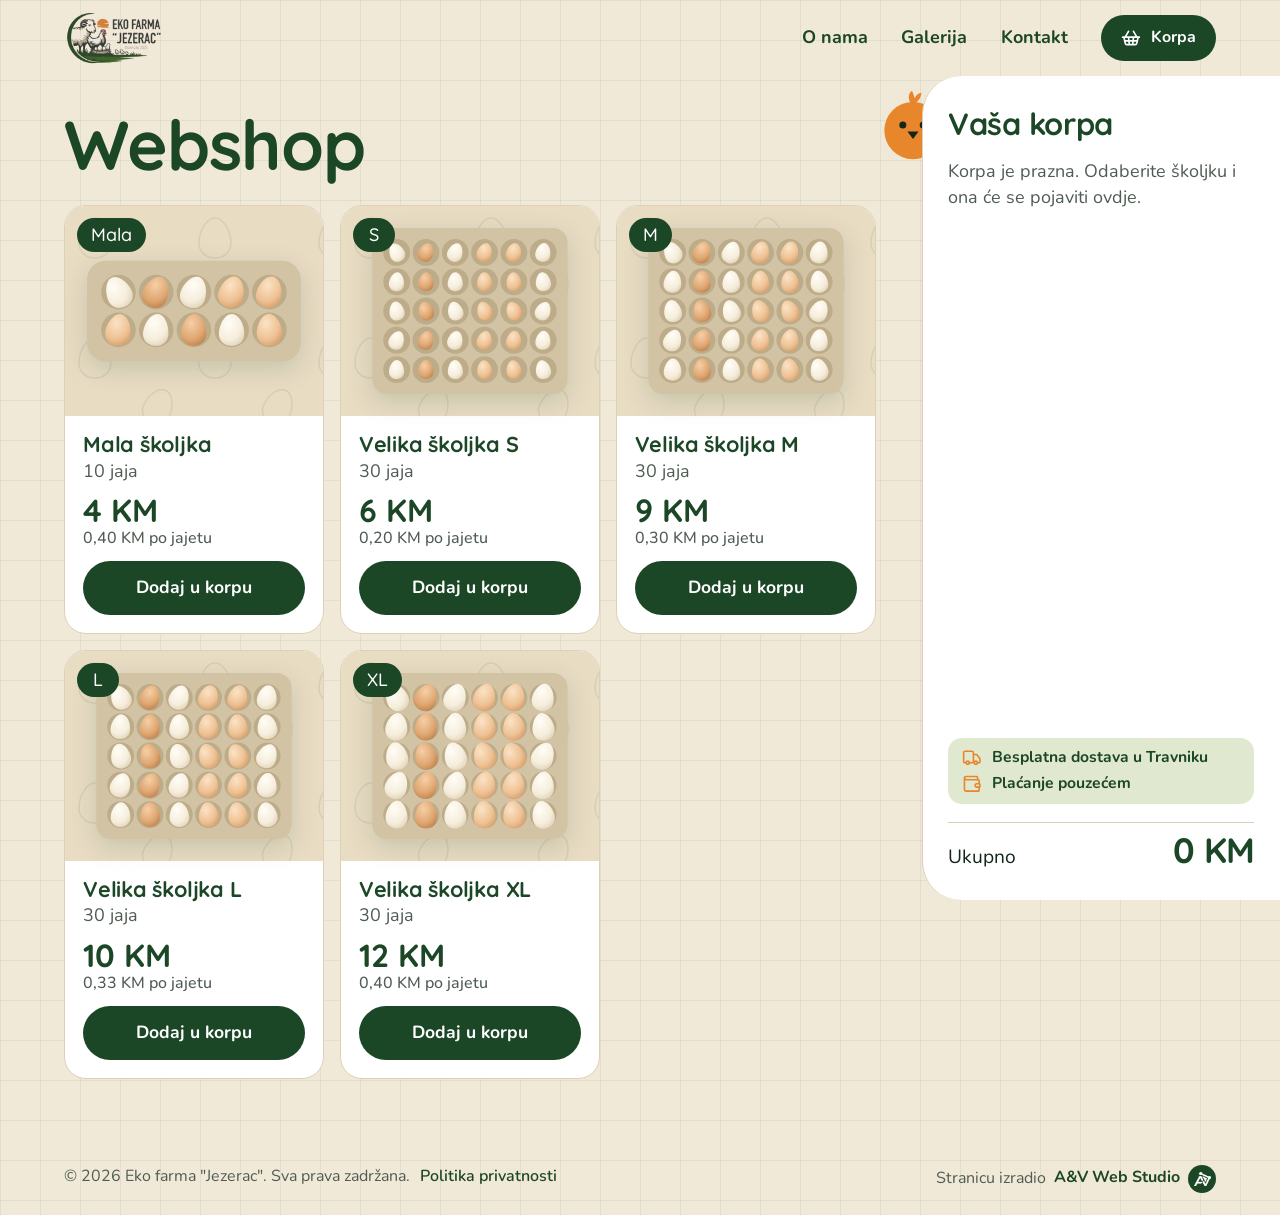
<file: webshop.html>
<!doctype html>
<html lang="bs-Latn">
<head>
  <meta charset="utf-8">
  <meta name="viewport" content="width=device-width, initial-scale=1, viewport-fit=cover">
  <title>Naručite domaća jaja online, Travnik | Eko farma "Jezerac"</title>
  <meta name="description" content="Naručite domaća jaja u školjkama od 10 i 30 jaja (S, M, L, XL) sa Eko farme &quot;Jezerac&quot;. Besplatna dostava na području Travnika, plaćanje pouzećem.">
  <meta name="robots" content="index, follow, max-image-preview:large">
  <link rel="canonical" href="https://ekofarmajezerac.com/webshop.html">
  <meta name="theme-color" content="#f1e9d8">

  <meta property="og:type" content="website">
  <meta property="og:site_name" content="Eko farma &quot;Jezerac&quot;">
  <meta property="og:locale" content="bs_BA">
  <meta property="og:url" content="https://ekofarmajezerac.com/webshop.html">
  <meta property="og:title" content="Naručite domaća jaja online | Eko farma &quot;Jezerac&quot;">
  <meta property="og:description" content="Domaća jaja u školjkama od 10 i 30 jaja. Besplatna dostava na području Travnika i plaćanje pouzećem.">
  <meta property="og:image" content="https://ekofarmajezerac.com/assets/img/og.jpg?v=2">
  <meta property="og:image:type" content="image/jpeg">
  <meta property="og:image:width" content="1200">
  <meta property="og:image:height" content="630">
  <meta property="og:image:alt" content="Naslovna Eko farme &quot;Jezerac&quot;: Domaća jaja sa Velike Bukovice, brda s farmom i kombi za dostavu">
  <meta name="twitter:card" content="summary_large_image">
  <meta name="twitter:title" content="Naručite domaća jaja online | Eko farma &quot;Jezerac&quot;">
  <meta name="twitter:description" content="Domaća jaja u školjkama od 10 i 30 jaja. Besplatna dostava na području Travnika i plaćanje pouzećem.">
  <meta name="twitter:image" content="https://ekofarmajezerac.com/assets/img/og.jpg?v=2">

  <link rel="icon" type="image/png" sizes="32x32" href="assets/img/favicon-32.png?v=3">
  <link rel="icon" type="image/png" sizes="192x192" href="assets/img/favicon-192.png?v=3">
  <link rel="shortcut icon" href="favicon.ico?v=3">
  <link rel="apple-touch-icon" href="assets/img/apple-touch-icon.png?v=3">

  <!-- Fontovi su na samoj stranici; unaprijed se učitava samo onaj za naslove. -->
  <link rel="preload" href="assets/fonts/quicksand-latin.woff2" as="font" type="font/woff2" crossorigin>
  <link rel="stylesheet" href="css/styles.css?v=5">

  <!-- json-ld:start -->
  <script type="application/ld+json">
{
  "@context": "https://schema.org",
  "@graph": [
    {
      "@type": "LocalBusiness",
      "@id": "https://ekofarmajezerac.com/#farma",
      "name": "Eko farma \"Jezerac\"",
      "description": "Proizvodnja, prodaja i dostava domaćih, konzumnih jaja na području Travnika.",
      "url": "https://ekofarmajezerac.com/",
      "logo": "https://ekofarmajezerac.com/assets/img/logo.webp",
      "image": [
        "https://ekofarmajezerac.com/assets/img/og.jpg?v=2",
        "https://ekofarmajezerac.com/assets/img/hero.webp"
      ],
      "telephone": "+387 61 366 168",
      "email": "ekofarma.jezerac@gmail.com",
      "foundingDate": "2025",
      "address": {
        "@type": "PostalAddress",
        "streetAddress": "Velika Bukovica bb",
        "addressLocality": "Travnik",
        "addressCountry": "BA"
      },
      "areaServed": {
        "@type": "City",
        "name": "Travnik"
      },
      "hasMap": "https://www.google.com/maps/search/?api=1&query=Velika+Bukovica%2C+Travnik",
      "contactPoint": [
        {
          "@type": "ContactPoint",
          "telephone": "+387 61 366 168",
          "contactType": "sales",
          "areaServed": "BA",
          "availableLanguage": "bs"
        },
        {
          "@type": "ContactPoint",
          "telephone": "+387 61 278 300",
          "contactType": "sales",
          "areaServed": "BA",
          "availableLanguage": "bs"
        }
      ],
      "priceRange": "4–12 KM",
      "currenciesAccepted": "BAM",
      "paymentAccepted": "Gotovina pri preuzimanju (pouzećem)",
      "sameAs": [
        "https://www.facebook.com/p/Eko-farma-Jezerac-61575950756251/"
      ],
      "hasOfferCatalog": {
        "@type": "OfferCatalog",
        "name": "Domaća jaja u školjkama",
        "itemListElement": [
          {
            "@type": "Offer",
            "price": "4",
            "priceCurrency": "BAM",
            "url": "https://ekofarmajezerac.com/webshop.html",
            "itemOffered": {
              "@type": "Product",
              "name": "Mala školjka",
              "description": "Školjka domaćih konzumnih jaja (10 jaja)"
            }
          },
          {
            "@type": "Offer",
            "price": "6",
            "priceCurrency": "BAM",
            "url": "https://ekofarmajezerac.com/webshop.html",
            "itemOffered": {
              "@type": "Product",
              "name": "Velika školjka S",
              "description": "Školjka domaćih konzumnih jaja (30 jaja)"
            }
          },
          {
            "@type": "Offer",
            "price": "9",
            "priceCurrency": "BAM",
            "url": "https://ekofarmajezerac.com/webshop.html",
            "itemOffered": {
              "@type": "Product",
              "name": "Velika školjka M",
              "description": "Školjka domaćih konzumnih jaja (30 jaja)"
            }
          },
          {
            "@type": "Offer",
            "price": "10",
            "priceCurrency": "BAM",
            "url": "https://ekofarmajezerac.com/webshop.html",
            "itemOffered": {
              "@type": "Product",
              "name": "Velika školjka L",
              "description": "Školjka domaćih konzumnih jaja (30 jaja)"
            }
          },
          {
            "@type": "Offer",
            "price": "12",
            "priceCurrency": "BAM",
            "url": "https://ekofarmajezerac.com/webshop.html",
            "itemOffered": {
              "@type": "Product",
              "name": "Velika školjka XL",
              "description": "Školjka domaćih konzumnih jaja (30 jaja)"
            }
          },
          {
            "@type": "Offer",
            "price": "0",
            "priceCurrency": "BAM",
            "itemOffered": {
              "@type": "Service",
              "name": "Dostava jaja na kućnu adresu",
              "areaServed": {
                "@type": "City",
                "name": "Travnik"
              }
            }
          }
        ]
      }
    },
    {
      "@type": "WebSite",
      "@id": "https://ekofarmajezerac.com/#web",
      "url": "https://ekofarmajezerac.com/",
      "name": "Eko farma \"Jezerac\"",
      "inLanguage": "bs-Latn",
      "publisher": {
        "@id": "https://ekofarmajezerac.com/#farma"
      }
    },
    {
      "@type": "WebPage",
      "@id": "https://ekofarmajezerac.com/webshop.html#stranica",
      "url": "https://ekofarmajezerac.com/webshop.html",
      "name": "Naručite domaća jaja online, Travnik | Eko farma \"Jezerac\"",
      "inLanguage": "bs-Latn",
      "isPartOf": {
        "@id": "https://ekofarmajezerac.com/#web"
      },
      "about": {
        "@id": "https://ekofarmajezerac.com/#farma"
      },
      "breadcrumb": {
        "@id": "https://ekofarmajezerac.com/webshop.html#put"
      }
    },
    {
      "@type": "BreadcrumbList",
      "@id": "https://ekofarmajezerac.com/webshop.html#put",
      "itemListElement": [
        {
          "@type": "ListItem",
          "position": 1,
          "name": "Početna",
          "item": "https://ekofarmajezerac.com/"
        },
        {
          "@type": "ListItem",
          "position": 2,
          "name": "Webshop",
          "item": "https://ekofarmajezerac.com/webshop.html"
        }
      ]
    },
    {
      "@type": "ItemList",
      "name": "Školjke s jajima",
      "itemListElement": [
        {
          "@type": "ListItem",
          "position": 1,
          "item": {
            "@type": "Product",
            "name": "Mala školjka",
            "description": "Školjka domaćih konzumnih jaja (10 jaja)",
            "brand": {
              "@type": "Brand",
              "name": "Eko farma \"Jezerac\""
            },
            "offers": {
              "@type": "Offer",
              "price": "4",
              "priceCurrency": "BAM",
              "url": "https://ekofarmajezerac.com/webshop.html",
              "seller": {
                "@id": "https://ekofarmajezerac.com/#farma"
              }
            }
          }
        },
        {
          "@type": "ListItem",
          "position": 2,
          "item": {
            "@type": "Product",
            "name": "Velika školjka S",
            "description": "Školjka domaćih konzumnih jaja (30 jaja)",
            "brand": {
              "@type": "Brand",
              "name": "Eko farma \"Jezerac\""
            },
            "offers": {
              "@type": "Offer",
              "price": "6",
              "priceCurrency": "BAM",
              "url": "https://ekofarmajezerac.com/webshop.html",
              "seller": {
                "@id": "https://ekofarmajezerac.com/#farma"
              }
            }
          }
        },
        {
          "@type": "ListItem",
          "position": 3,
          "item": {
            "@type": "Product",
            "name": "Velika školjka M",
            "description": "Školjka domaćih konzumnih jaja (30 jaja)",
            "brand": {
              "@type": "Brand",
              "name": "Eko farma \"Jezerac\""
            },
            "offers": {
              "@type": "Offer",
              "price": "9",
              "priceCurrency": "BAM",
              "url": "https://ekofarmajezerac.com/webshop.html",
              "seller": {
                "@id": "https://ekofarmajezerac.com/#farma"
              }
            }
          }
        },
        {
          "@type": "ListItem",
          "position": 4,
          "item": {
            "@type": "Product",
            "name": "Velika školjka L",
            "description": "Školjka domaćih konzumnih jaja (30 jaja)",
            "brand": {
              "@type": "Brand",
              "name": "Eko farma \"Jezerac\""
            },
            "offers": {
              "@type": "Offer",
              "price": "10",
              "priceCurrency": "BAM",
              "url": "https://ekofarmajezerac.com/webshop.html",
              "seller": {
                "@id": "https://ekofarmajezerac.com/#farma"
              }
            }
          }
        },
        {
          "@type": "ListItem",
          "position": 5,
          "item": {
            "@type": "Product",
            "name": "Velika školjka XL",
            "description": "Školjka domaćih konzumnih jaja (30 jaja)",
            "brand": {
              "@type": "Brand",
              "name": "Eko farma \"Jezerac\""
            },
            "offers": {
              "@type": "Offer",
              "price": "12",
              "priceCurrency": "BAM",
              "url": "https://ekofarmajezerac.com/webshop.html",
              "seller": {
                "@id": "https://ekofarmajezerac.com/#farma"
              }
            }
          }
        }
      ]
    }
  ]
}
  </script>
  <!-- json-ld:end -->
</head>
<body data-shop>
  <svg class="svg-defs" aria-hidden="true" focusable="false">
    <defs>
      <radialGradient id="g-egg-cream" cx=".38" cy=".3" r=".85"><stop offset="0" stop-color="#fffdf6"/><stop offset=".6" stop-color="#f6eedd"/><stop offset="1" stop-color="#dccdb0"/></radialGradient>
      <radialGradient id="g-egg-tan" cx=".38" cy=".3" r=".85"><stop offset="0" stop-color="#fbe3c6"/><stop offset=".6" stop-color="#eec193"/><stop offset="1" stop-color="#cf9561"/></radialGradient>
      <radialGradient id="g-egg-brown" cx=".38" cy=".3" r=".85"><stop offset="0" stop-color="#f6cfa6"/><stop offset=".6" stop-color="#dfa671"/><stop offset="1" stop-color="#b67a47"/></radialGradient>
      <path id="egg-path" d="M0-10.8C4.9-10.8 8.6-3.2 8.6 2.6 8.6 7.6 4.9 10.8 0 10.8S-8.6 7.6-8.6 2.6C-8.6-3.2-4.9-10.8 0-10.8Z"/>
      <use id="egg-cream" href="#egg-path" fill="url(#g-egg-cream)"/>
      <use id="egg-tan" href="#egg-path" fill="url(#g-egg-tan)"/>
      <use id="egg-brown" href="#egg-path" fill="url(#g-egg-brown)"/>
    </defs>
    <symbol id="i-basket" viewBox="0 0 24 24"><path d="m15 11-1 9M19 11l-4-7M2 11h20M3.5 11l1.6 7.4a2 2 0 0 0 2 1.6h9.8a2 2 0 0 0 2-1.6l1.7-7.4M4.5 15.5h15M5 11l4-7M9 11l1 9"/></symbol>
    <symbol id="i-truck" viewBox="0 0 24 24"><path d="M14 18V6a2 2 0 0 0-2-2H4a2 2 0 0 0-2 2v11a1 1 0 0 0 1 1h2M15 18H9M19 18h2a1 1 0 0 0 1-1v-3.65a1 1 0 0 0-.22-.624l-3.48-4.35A1 1 0 0 0 17.52 8H14"/><circle cx="17" cy="18" r="2"/><circle cx="7" cy="18" r="2"/></symbol>
    <symbol id="chick" viewBox="0 0 80 80"><path d="M38 17c-4-5-3-12 1-14 1 3 2 5 3 8 1-3 3-5 7-6 0 5-3 9-7 12Z" fill="#e8862b"/><circle cx="40" cy="46" r="31" fill="#e8862b"/><circle cx="29" cy="40" r="3.800" fill="#14261a"/><circle cx="51" cy="40" r="3.800" fill="#14261a"/><path d="M34 47h12l-6 8z" fill="#14261a"/></symbol>
    <symbol id="i-calendar" viewBox="0 0 24 24"><rect width="18" height="18" x="3" y="4" rx="3"/><path d="M16 2v4M8 2v4M3 10h18"/></symbol>
    <symbol id="i-down" viewBox="0 0 24 24"><path d="m6 9 6 6 6-6"/></symbol>
    <symbol id="i-trash" viewBox="0 0 24 24"><path d="M3 6h18M19 6v14a2 2 0 0 1-2 2H7a2 2 0 0 1-2-2V6M8 6V4a2 2 0 0 1 2-2h4a2 2 0 0 1 2 2v2M10 11v6M14 11v6"/></symbol>
    <symbol id="i-wallet" viewBox="0 0 24 24"><path d="M19 7V4a1 1 0 0 0-1-1H5a2 2 0 0 0 0 4h15a1 1 0 0 1 1 1v4h-3a2 2 0 0 0 0 4h3a1 1 0 0 0 1-1v-2a1 1 0 0 0-1-1"/><path d="M3 5v14a2 2 0 0 0 2 2h15a1 1 0 0 0 1-1v-4"/></symbol>
    <symbol id="i-whatsapp" viewBox="0 0 24 24"><path class="solid" d="M17.472 14.382c-.297-.149-1.758-.867-2.03-.967-.273-.099-.471-.148-.67.15-.197.297-.767.966-.94 1.164-.173.199-.347.223-.644.075-.297-.15-1.255-.463-2.39-1.475-.883-.788-1.48-1.761-1.653-2.059-.173-.297-.018-.458.13-.606.134-.133.298-.347.446-.52.149-.174.198-.298.298-.497.099-.198.05-.371-.025-.52-.075-.149-.669-1.612-.916-2.207-.242-.579-.487-.5-.669-.51-.173-.008-.371-.01-.57-.01-.198 0-.52.074-.792.372-.272.297-1.04 1.016-1.04 2.479 0 1.462 1.065 2.875 1.213 3.074.149.198 2.096 3.2 5.077 4.487.709.306 1.262.489 1.694.625.712.227 1.36.195 1.871.118.571-.085 1.758-.719 2.006-1.413.248-.694.248-1.289.173-1.413-.074-.124-.272-.198-.57-.347m-5.421 7.403h-.004a9.87 9.87 0 0 1-5.031-1.378l-.361-.214-3.741.982.998-3.648-.235-.374a9.86 9.86 0 0 1-1.51-5.26c.001-5.45 4.436-9.884 9.888-9.884 2.64 0 5.122 1.03 6.988 2.898a9.825 9.825 0 0 1 2.893 6.994c-.003 5.45-4.437 9.884-9.885 9.884m8.413-18.297A11.815 11.815 0 0 0 12.05 0C5.495 0 .16 5.335.157 11.892c0 2.096.547 4.142 1.588 5.945L.057 24l6.305-1.654a11.882 11.882 0 0 0 5.683 1.448h.005c6.554 0 11.89-5.335 11.893-11.893a11.821 11.821 0 0 0-3.48-8.413z"/></symbol>
  </svg>

  <header class="top">
    <a class="skip-link" href="#proizvodi">Preskoči na proizvode</a>
    <a class="top-logo" href="./" aria-label='Eko farma "Jezerac", početna'>
      <img src="assets/img/logo-320.webp" alt="" width="320" height="177">
    </a>
    <nav class="top-nav" aria-label="Glavna navigacija">
      <a class="nav-link" href="./#o-nama">O nama</a>
      <a class="nav-link" href="./#galerija">Galerija</a>
      <a class="nav-link" href="./#kontakt">Kontakt</a>
      <a class="btn btn-nav" href="#narudzba">
        <svg class="icon" aria-hidden="true"><use href="#i-basket"/></svg>
        Korpa
        <span class="count" data-cart-count hidden>0</span>
      </a>
    </nav>
  </header>

  <main>
    <div class="shop-layout">
      <div class="shop-main">
        <h1>Webshop</h1>

        <section id="proizvodi" aria-label="Školjke s jajima">
          <div class="products" data-products data-key="etuin8">
            <!-- proizvodi:start -->
    <article class="pcard" data-product="mala">
      <div class="pcard-media">
        <svg class="tray" viewBox="0 0 136 64" aria-hidden="true"><rect class="tray-base" width="136" height="64" rx="12"/><circle class="tray-well" cx="20" cy="20" r="11"/><g transform="translate(20 20)"><g class="tray-egg" style="--i:0"><use href="#egg-cream" transform="rotate(-25) scale(0.94)"/></g></g><circle class="tray-well" cx="44" cy="20" r="11"/><g transform="translate(44 20)"><g class="tray-egg" style="--i:1"><use href="#egg-brown" transform="rotate(22) scale(0.94)"/></g></g><circle class="tray-well" cx="68" cy="20" r="11"/><g transform="translate(68 20)"><g class="tray-egg" style="--i:2"><use href="#egg-cream" transform="rotate(19) scale(0.94)"/></g></g><circle class="tray-well" cx="92" cy="20" r="11"/><g transform="translate(92 20)"><g class="tray-egg" style="--i:3"><use href="#egg-tan" transform="rotate(16) scale(0.94)"/></g></g><circle class="tray-well" cx="116" cy="20" r="11"/><g transform="translate(116 20)"><g class="tray-egg" style="--i:4"><use href="#egg-tan" transform="rotate(13) scale(0.94)"/></g></g><circle class="tray-well" cx="20" cy="44" r="11"/><g transform="translate(20 44)"><g class="tray-egg" style="--i:5"><use href="#egg-tan" transform="rotate(10) scale(0.94)"/></g></g><circle class="tray-well" cx="44" cy="44" r="11"/><g transform="translate(44 44)"><g class="tray-egg" style="--i:6"><use href="#egg-cream" transform="rotate(7) scale(0.94)"/></g></g><circle class="tray-well" cx="68" cy="44" r="11"/><g transform="translate(68 44)"><g class="tray-egg" style="--i:7"><use href="#egg-brown" transform="rotate(4) scale(0.94)"/></g></g><circle class="tray-well" cx="92" cy="44" r="11"/><g transform="translate(92 44)"><g class="tray-egg" style="--i:8"><use href="#egg-cream" transform="rotate(1) scale(0.94)"/></g></g><circle class="tray-well" cx="116" cy="44" r="11"/><g transform="translate(116 44)"><g class="tray-egg" style="--i:9"><use href="#egg-tan" transform="rotate(-2) scale(0.94)"/></g></g></svg>
        <span class="pcard-badge">Mala</span>
        <span class="pcard-count" aria-hidden="true" data-badge hidden></span>
      </div>
      <div class="pcard-body">
        <h2>Mala školjka</h2>
        <p class="pcard-desc">10 jaja</p>
        <p class="pcard-price">4 KM<small>0,40 KM po jajetu</small></p>
        <div class="pcard-action">
          <button class="btn btn-wide" type="button" data-add>Dodaj u korpu<span class="sr-only">: Mala školjka</span></button>
          <div class="stepper" role="group" aria-label="Količina: Mala školjka" data-stepper hidden>
      <button type="button" data-step="-1" aria-label="Smanji količinu: Mala školjka">−</button>
      <input type="text" inputmode="numeric" pattern="[0-9]*" maxlength="2" value="0" aria-label="Količina: Mala školjka" data-qty>
      <button type="button" data-step="1" aria-label="Povećaj količinu: Mala školjka">+</button>
    </div>
        </div>
      </div>
    </article>
    <article class="pcard" data-product="S">
      <div class="pcard-media">
        <svg class="tray" viewBox="0 0 160 136" aria-hidden="true"><rect class="tray-base" width="160" height="136" rx="12"/><circle class="tray-well" cx="20" cy="20" r="11"/><g transform="translate(20 20)"><g class="tray-egg" style="--i:0"><use href="#egg-cream" transform="rotate(-25) scale(0.72)"/></g></g><circle class="tray-well" cx="44" cy="20" r="11"/><g transform="translate(44 20)"><g class="tray-egg" style="--i:1"><use href="#egg-brown" transform="rotate(22) scale(0.72)"/></g></g><circle class="tray-well" cx="68" cy="20" r="11"/><g transform="translate(68 20)"><g class="tray-egg" style="--i:2"><use href="#egg-cream" transform="rotate(19) scale(0.72)"/></g></g><circle class="tray-well" cx="92" cy="20" r="11"/><g transform="translate(92 20)"><g class="tray-egg" style="--i:3"><use href="#egg-tan" transform="rotate(16) scale(0.72)"/></g></g><circle class="tray-well" cx="116" cy="20" r="11"/><g transform="translate(116 20)"><g class="tray-egg" style="--i:4"><use href="#egg-tan" transform="rotate(13) scale(0.72)"/></g></g><circle class="tray-well" cx="140" cy="20" r="11"/><g transform="translate(140 20)"><g class="tray-egg" style="--i:5"><use href="#egg-cream" transform="rotate(10) scale(0.72)"/></g></g><circle class="tray-well" cx="20" cy="44" r="11"/><g transform="translate(20 44)"><g class="tray-egg" style="--i:6"><use href="#egg-cream" transform="rotate(7) scale(0.72)"/></g></g><circle class="tray-well" cx="44" cy="44" r="11"/><g transform="translate(44 44)"><g class="tray-egg" style="--i:7"><use href="#egg-brown" transform="rotate(4) scale(0.72)"/></g></g><circle class="tray-well" cx="68" cy="44" r="11"/><g transform="translate(68 44)"><g class="tray-egg" style="--i:8"><use href="#egg-cream" transform="rotate(1) scale(0.72)"/></g></g><circle class="tray-well" cx="92" cy="44" r="11"/><g transform="translate(92 44)"><g class="tray-egg" style="--i:9"><use href="#egg-tan" transform="rotate(-2) scale(0.72)"/></g></g><circle class="tray-well" cx="116" cy="44" r="11"/><g transform="translate(116 44)"><g class="tray-egg" style="--i:10"><use href="#egg-tan" transform="rotate(-5) scale(0.72)"/></g></g><circle class="tray-well" cx="140" cy="44" r="11"/><g transform="translate(140 44)"><g class="tray-egg" style="--i:11"><use href="#egg-cream" transform="rotate(-8) scale(0.72)"/></g></g><circle class="tray-well" cx="20" cy="68" r="11"/><g transform="translate(20 68)"><g class="tray-egg" style="--i:12"><use href="#egg-cream" transform="rotate(-11) scale(0.72)"/></g></g><circle class="tray-well" cx="44" cy="68" r="11"/><g transform="translate(44 68)"><g class="tray-egg" style="--i:13"><use href="#egg-brown" transform="rotate(-14) scale(0.72)"/></g></g><circle class="tray-well" cx="68" cy="68" r="11"/><g transform="translate(68 68)"><g class="tray-egg" style="--i:14"><use href="#egg-cream" transform="rotate(-17) scale(0.72)"/></g></g><circle class="tray-well" cx="92" cy="68" r="11"/><g transform="translate(92 68)"><g class="tray-egg" style="--i:15"><use href="#egg-tan" transform="rotate(-20) scale(0.72)"/></g></g><circle class="tray-well" cx="116" cy="68" r="11"/><g transform="translate(116 68)"><g class="tray-egg" style="--i:16"><use href="#egg-tan" transform="rotate(-23) scale(0.72)"/></g></g><circle class="tray-well" cx="140" cy="68" r="11"/><g transform="translate(140 68)"><g class="tray-egg" style="--i:17"><use href="#egg-cream" transform="rotate(24) scale(0.72)"/></g></g><circle class="tray-well" cx="20" cy="92" r="11"/><g transform="translate(20 92)"><g class="tray-egg" style="--i:18"><use href="#egg-cream" transform="rotate(21) scale(0.72)"/></g></g><circle class="tray-well" cx="44" cy="92" r="11"/><g transform="translate(44 92)"><g class="tray-egg" style="--i:19"><use href="#egg-brown" transform="rotate(18) scale(0.72)"/></g></g><circle class="tray-well" cx="68" cy="92" r="11"/><g transform="translate(68 92)"><g class="tray-egg" style="--i:20"><use href="#egg-cream" transform="rotate(15) scale(0.72)"/></g></g><circle class="tray-well" cx="92" cy="92" r="11"/><g transform="translate(92 92)"><g class="tray-egg" style="--i:21"><use href="#egg-tan" transform="rotate(12) scale(0.72)"/></g></g><circle class="tray-well" cx="116" cy="92" r="11"/><g transform="translate(116 92)"><g class="tray-egg" style="--i:22"><use href="#egg-tan" transform="rotate(9) scale(0.72)"/></g></g><circle class="tray-well" cx="140" cy="92" r="11"/><g transform="translate(140 92)"><g class="tray-egg" style="--i:23"><use href="#egg-cream" transform="rotate(6) scale(0.72)"/></g></g><circle class="tray-well" cx="20" cy="116" r="11"/><g transform="translate(20 116)"><g class="tray-egg" style="--i:24"><use href="#egg-cream" transform="rotate(3) scale(0.72)"/></g></g><circle class="tray-well" cx="44" cy="116" r="11"/><g transform="translate(44 116)"><g class="tray-egg" style="--i:25"><use href="#egg-brown" transform="rotate(0) scale(0.72)"/></g></g><circle class="tray-well" cx="68" cy="116" r="11"/><g transform="translate(68 116)"><g class="tray-egg" style="--i:26"><use href="#egg-cream" transform="rotate(-3) scale(0.72)"/></g></g><circle class="tray-well" cx="92" cy="116" r="11"/><g transform="translate(92 116)"><g class="tray-egg" style="--i:27"><use href="#egg-tan" transform="rotate(-6) scale(0.72)"/></g></g><circle class="tray-well" cx="116" cy="116" r="11"/><g transform="translate(116 116)"><g class="tray-egg" style="--i:28"><use href="#egg-tan" transform="rotate(-9) scale(0.72)"/></g></g><circle class="tray-well" cx="140" cy="116" r="11"/><g transform="translate(140 116)"><g class="tray-egg" style="--i:29"><use href="#egg-cream" transform="rotate(-12) scale(0.72)"/></g></g></svg>
        <span class="pcard-badge">S</span>
        <span class="pcard-count" aria-hidden="true" data-badge hidden></span>
      </div>
      <div class="pcard-body">
        <h2>Velika školjka S</h2>
        <p class="pcard-desc">30 jaja</p>
        <p class="pcard-price">6 KM<small>0,20 KM po jajetu</small></p>
        <div class="pcard-action">
          <button class="btn btn-wide" type="button" data-add>Dodaj u korpu<span class="sr-only">: Velika školjka S</span></button>
          <div class="stepper" role="group" aria-label="Količina: Velika školjka S" data-stepper hidden>
      <button type="button" data-step="-1" aria-label="Smanji količinu: Velika školjka S">−</button>
      <input type="text" inputmode="numeric" pattern="[0-9]*" maxlength="2" value="0" aria-label="Količina: Velika školjka S" data-qty>
      <button type="button" data-step="1" aria-label="Povećaj količinu: Velika školjka S">+</button>
    </div>
        </div>
      </div>
    </article>
    <article class="pcard" data-product="M">
      <div class="pcard-media">
        <svg class="tray" viewBox="0 0 160 136" aria-hidden="true"><rect class="tray-base" width="160" height="136" rx="12"/><circle class="tray-well" cx="20" cy="20" r="11"/><g transform="translate(20 20)"><g class="tray-egg" style="--i:0"><use href="#egg-cream" transform="rotate(-25) scale(0.84)"/></g></g><circle class="tray-well" cx="44" cy="20" r="11"/><g transform="translate(44 20)"><g class="tray-egg" style="--i:1"><use href="#egg-brown" transform="rotate(22) scale(0.84)"/></g></g><circle class="tray-well" cx="68" cy="20" r="11"/><g transform="translate(68 20)"><g class="tray-egg" style="--i:2"><use href="#egg-cream" transform="rotate(19) scale(0.84)"/></g></g><circle class="tray-well" cx="92" cy="20" r="11"/><g transform="translate(92 20)"><g class="tray-egg" style="--i:3"><use href="#egg-tan" transform="rotate(16) scale(0.84)"/></g></g><circle class="tray-well" cx="116" cy="20" r="11"/><g transform="translate(116 20)"><g class="tray-egg" style="--i:4"><use href="#egg-tan" transform="rotate(13) scale(0.84)"/></g></g><circle class="tray-well" cx="140" cy="20" r="11"/><g transform="translate(140 20)"><g class="tray-egg" style="--i:5"><use href="#egg-cream" transform="rotate(10) scale(0.84)"/></g></g><circle class="tray-well" cx="20" cy="44" r="11"/><g transform="translate(20 44)"><g class="tray-egg" style="--i:6"><use href="#egg-cream" transform="rotate(7) scale(0.84)"/></g></g><circle class="tray-well" cx="44" cy="44" r="11"/><g transform="translate(44 44)"><g class="tray-egg" style="--i:7"><use href="#egg-brown" transform="rotate(4) scale(0.84)"/></g></g><circle class="tray-well" cx="68" cy="44" r="11"/><g transform="translate(68 44)"><g class="tray-egg" style="--i:8"><use href="#egg-cream" transform="rotate(1) scale(0.84)"/></g></g><circle class="tray-well" cx="92" cy="44" r="11"/><g transform="translate(92 44)"><g class="tray-egg" style="--i:9"><use href="#egg-tan" transform="rotate(-2) scale(0.84)"/></g></g><circle class="tray-well" cx="116" cy="44" r="11"/><g transform="translate(116 44)"><g class="tray-egg" style="--i:10"><use href="#egg-tan" transform="rotate(-5) scale(0.84)"/></g></g><circle class="tray-well" cx="140" cy="44" r="11"/><g transform="translate(140 44)"><g class="tray-egg" style="--i:11"><use href="#egg-cream" transform="rotate(-8) scale(0.84)"/></g></g><circle class="tray-well" cx="20" cy="68" r="11"/><g transform="translate(20 68)"><g class="tray-egg" style="--i:12"><use href="#egg-cream" transform="rotate(-11) scale(0.84)"/></g></g><circle class="tray-well" cx="44" cy="68" r="11"/><g transform="translate(44 68)"><g class="tray-egg" style="--i:13"><use href="#egg-brown" transform="rotate(-14) scale(0.84)"/></g></g><circle class="tray-well" cx="68" cy="68" r="11"/><g transform="translate(68 68)"><g class="tray-egg" style="--i:14"><use href="#egg-cream" transform="rotate(-17) scale(0.84)"/></g></g><circle class="tray-well" cx="92" cy="68" r="11"/><g transform="translate(92 68)"><g class="tray-egg" style="--i:15"><use href="#egg-tan" transform="rotate(-20) scale(0.84)"/></g></g><circle class="tray-well" cx="116" cy="68" r="11"/><g transform="translate(116 68)"><g class="tray-egg" style="--i:16"><use href="#egg-tan" transform="rotate(-23) scale(0.84)"/></g></g><circle class="tray-well" cx="140" cy="68" r="11"/><g transform="translate(140 68)"><g class="tray-egg" style="--i:17"><use href="#egg-cream" transform="rotate(24) scale(0.84)"/></g></g><circle class="tray-well" cx="20" cy="92" r="11"/><g transform="translate(20 92)"><g class="tray-egg" style="--i:18"><use href="#egg-cream" transform="rotate(21) scale(0.84)"/></g></g><circle class="tray-well" cx="44" cy="92" r="11"/><g transform="translate(44 92)"><g class="tray-egg" style="--i:19"><use href="#egg-brown" transform="rotate(18) scale(0.84)"/></g></g><circle class="tray-well" cx="68" cy="92" r="11"/><g transform="translate(68 92)"><g class="tray-egg" style="--i:20"><use href="#egg-cream" transform="rotate(15) scale(0.84)"/></g></g><circle class="tray-well" cx="92" cy="92" r="11"/><g transform="translate(92 92)"><g class="tray-egg" style="--i:21"><use href="#egg-tan" transform="rotate(12) scale(0.84)"/></g></g><circle class="tray-well" cx="116" cy="92" r="11"/><g transform="translate(116 92)"><g class="tray-egg" style="--i:22"><use href="#egg-tan" transform="rotate(9) scale(0.84)"/></g></g><circle class="tray-well" cx="140" cy="92" r="11"/><g transform="translate(140 92)"><g class="tray-egg" style="--i:23"><use href="#egg-cream" transform="rotate(6) scale(0.84)"/></g></g><circle class="tray-well" cx="20" cy="116" r="11"/><g transform="translate(20 116)"><g class="tray-egg" style="--i:24"><use href="#egg-cream" transform="rotate(3) scale(0.84)"/></g></g><circle class="tray-well" cx="44" cy="116" r="11"/><g transform="translate(44 116)"><g class="tray-egg" style="--i:25"><use href="#egg-brown" transform="rotate(0) scale(0.84)"/></g></g><circle class="tray-well" cx="68" cy="116" r="11"/><g transform="translate(68 116)"><g class="tray-egg" style="--i:26"><use href="#egg-cream" transform="rotate(-3) scale(0.84)"/></g></g><circle class="tray-well" cx="92" cy="116" r="11"/><g transform="translate(92 116)"><g class="tray-egg" style="--i:27"><use href="#egg-tan" transform="rotate(-6) scale(0.84)"/></g></g><circle class="tray-well" cx="116" cy="116" r="11"/><g transform="translate(116 116)"><g class="tray-egg" style="--i:28"><use href="#egg-tan" transform="rotate(-9) scale(0.84)"/></g></g><circle class="tray-well" cx="140" cy="116" r="11"/><g transform="translate(140 116)"><g class="tray-egg" style="--i:29"><use href="#egg-cream" transform="rotate(-12) scale(0.84)"/></g></g></svg>
        <span class="pcard-badge">M</span>
        <span class="pcard-count" aria-hidden="true" data-badge hidden></span>
      </div>
      <div class="pcard-body">
        <h2>Velika školjka M</h2>
        <p class="pcard-desc">30 jaja</p>
        <p class="pcard-price">9 KM<small>0,30 KM po jajetu</small></p>
        <div class="pcard-action">
          <button class="btn btn-wide" type="button" data-add>Dodaj u korpu<span class="sr-only">: Velika školjka M</span></button>
          <div class="stepper" role="group" aria-label="Količina: Velika školjka M" data-stepper hidden>
      <button type="button" data-step="-1" aria-label="Smanji količinu: Velika školjka M">−</button>
      <input type="text" inputmode="numeric" pattern="[0-9]*" maxlength="2" value="0" aria-label="Količina: Velika školjka M" data-qty>
      <button type="button" data-step="1" aria-label="Povećaj količinu: Velika školjka M">+</button>
    </div>
        </div>
      </div>
    </article>
    <article class="pcard" data-product="L">
      <div class="pcard-media">
        <svg class="tray" viewBox="0 0 160 136" aria-hidden="true"><rect class="tray-base" width="160" height="136" rx="12"/><circle class="tray-well" cx="20" cy="20" r="11"/><g transform="translate(20 20)"><g class="tray-egg" style="--i:0"><use href="#egg-cream" transform="rotate(-25) scale(0.94)"/></g></g><circle class="tray-well" cx="44" cy="20" r="11"/><g transform="translate(44 20)"><g class="tray-egg" style="--i:1"><use href="#egg-brown" transform="rotate(22) scale(0.94)"/></g></g><circle class="tray-well" cx="68" cy="20" r="11"/><g transform="translate(68 20)"><g class="tray-egg" style="--i:2"><use href="#egg-cream" transform="rotate(19) scale(0.94)"/></g></g><circle class="tray-well" cx="92" cy="20" r="11"/><g transform="translate(92 20)"><g class="tray-egg" style="--i:3"><use href="#egg-tan" transform="rotate(16) scale(0.94)"/></g></g><circle class="tray-well" cx="116" cy="20" r="11"/><g transform="translate(116 20)"><g class="tray-egg" style="--i:4"><use href="#egg-tan" transform="rotate(13) scale(0.94)"/></g></g><circle class="tray-well" cx="140" cy="20" r="11"/><g transform="translate(140 20)"><g class="tray-egg" style="--i:5"><use href="#egg-cream" transform="rotate(10) scale(0.94)"/></g></g><circle class="tray-well" cx="20" cy="44" r="11"/><g transform="translate(20 44)"><g class="tray-egg" style="--i:6"><use href="#egg-cream" transform="rotate(7) scale(0.94)"/></g></g><circle class="tray-well" cx="44" cy="44" r="11"/><g transform="translate(44 44)"><g class="tray-egg" style="--i:7"><use href="#egg-brown" transform="rotate(4) scale(0.94)"/></g></g><circle class="tray-well" cx="68" cy="44" r="11"/><g transform="translate(68 44)"><g class="tray-egg" style="--i:8"><use href="#egg-cream" transform="rotate(1) scale(0.94)"/></g></g><circle class="tray-well" cx="92" cy="44" r="11"/><g transform="translate(92 44)"><g class="tray-egg" style="--i:9"><use href="#egg-tan" transform="rotate(-2) scale(0.94)"/></g></g><circle class="tray-well" cx="116" cy="44" r="11"/><g transform="translate(116 44)"><g class="tray-egg" style="--i:10"><use href="#egg-tan" transform="rotate(-5) scale(0.94)"/></g></g><circle class="tray-well" cx="140" cy="44" r="11"/><g transform="translate(140 44)"><g class="tray-egg" style="--i:11"><use href="#egg-cream" transform="rotate(-8) scale(0.94)"/></g></g><circle class="tray-well" cx="20" cy="68" r="11"/><g transform="translate(20 68)"><g class="tray-egg" style="--i:12"><use href="#egg-cream" transform="rotate(-11) scale(0.94)"/></g></g><circle class="tray-well" cx="44" cy="68" r="11"/><g transform="translate(44 68)"><g class="tray-egg" style="--i:13"><use href="#egg-brown" transform="rotate(-14) scale(0.94)"/></g></g><circle class="tray-well" cx="68" cy="68" r="11"/><g transform="translate(68 68)"><g class="tray-egg" style="--i:14"><use href="#egg-cream" transform="rotate(-17) scale(0.94)"/></g></g><circle class="tray-well" cx="92" cy="68" r="11"/><g transform="translate(92 68)"><g class="tray-egg" style="--i:15"><use href="#egg-tan" transform="rotate(-20) scale(0.94)"/></g></g><circle class="tray-well" cx="116" cy="68" r="11"/><g transform="translate(116 68)"><g class="tray-egg" style="--i:16"><use href="#egg-tan" transform="rotate(-23) scale(0.94)"/></g></g><circle class="tray-well" cx="140" cy="68" r="11"/><g transform="translate(140 68)"><g class="tray-egg" style="--i:17"><use href="#egg-cream" transform="rotate(24) scale(0.94)"/></g></g><circle class="tray-well" cx="20" cy="92" r="11"/><g transform="translate(20 92)"><g class="tray-egg" style="--i:18"><use href="#egg-cream" transform="rotate(21) scale(0.94)"/></g></g><circle class="tray-well" cx="44" cy="92" r="11"/><g transform="translate(44 92)"><g class="tray-egg" style="--i:19"><use href="#egg-brown" transform="rotate(18) scale(0.94)"/></g></g><circle class="tray-well" cx="68" cy="92" r="11"/><g transform="translate(68 92)"><g class="tray-egg" style="--i:20"><use href="#egg-cream" transform="rotate(15) scale(0.94)"/></g></g><circle class="tray-well" cx="92" cy="92" r="11"/><g transform="translate(92 92)"><g class="tray-egg" style="--i:21"><use href="#egg-tan" transform="rotate(12) scale(0.94)"/></g></g><circle class="tray-well" cx="116" cy="92" r="11"/><g transform="translate(116 92)"><g class="tray-egg" style="--i:22"><use href="#egg-tan" transform="rotate(9) scale(0.94)"/></g></g><circle class="tray-well" cx="140" cy="92" r="11"/><g transform="translate(140 92)"><g class="tray-egg" style="--i:23"><use href="#egg-cream" transform="rotate(6) scale(0.94)"/></g></g><circle class="tray-well" cx="20" cy="116" r="11"/><g transform="translate(20 116)"><g class="tray-egg" style="--i:24"><use href="#egg-cream" transform="rotate(3) scale(0.94)"/></g></g><circle class="tray-well" cx="44" cy="116" r="11"/><g transform="translate(44 116)"><g class="tray-egg" style="--i:25"><use href="#egg-brown" transform="rotate(0) scale(0.94)"/></g></g><circle class="tray-well" cx="68" cy="116" r="11"/><g transform="translate(68 116)"><g class="tray-egg" style="--i:26"><use href="#egg-cream" transform="rotate(-3) scale(0.94)"/></g></g><circle class="tray-well" cx="92" cy="116" r="11"/><g transform="translate(92 116)"><g class="tray-egg" style="--i:27"><use href="#egg-tan" transform="rotate(-6) scale(0.94)"/></g></g><circle class="tray-well" cx="116" cy="116" r="11"/><g transform="translate(116 116)"><g class="tray-egg" style="--i:28"><use href="#egg-tan" transform="rotate(-9) scale(0.94)"/></g></g><circle class="tray-well" cx="140" cy="116" r="11"/><g transform="translate(140 116)"><g class="tray-egg" style="--i:29"><use href="#egg-cream" transform="rotate(-12) scale(0.94)"/></g></g></svg>
        <span class="pcard-badge">L</span>
        <span class="pcard-count" aria-hidden="true" data-badge hidden></span>
      </div>
      <div class="pcard-body">
        <h2>Velika školjka L</h2>
        <p class="pcard-desc">30 jaja</p>
        <p class="pcard-price">10 KM<small>0,33 KM po jajetu</small></p>
        <div class="pcard-action">
          <button class="btn btn-wide" type="button" data-add>Dodaj u korpu<span class="sr-only">: Velika školjka L</span></button>
          <div class="stepper" role="group" aria-label="Količina: Velika školjka L" data-stepper hidden>
      <button type="button" data-step="-1" aria-label="Smanji količinu: Velika školjka L">−</button>
      <input type="text" inputmode="numeric" pattern="[0-9]*" maxlength="2" value="0" aria-label="Količina: Velika školjka L" data-qty>
      <button type="button" data-step="1" aria-label="Povećaj količinu: Velika školjka L">+</button>
    </div>
        </div>
      </div>
    </article>
    <article class="pcard" data-product="XL">
      <div class="pcard-media">
        <svg class="tray" viewBox="0 0 160 136" aria-hidden="true"><rect class="tray-base" width="160" height="136" rx="12"/><circle class="tray-well" cx="20" cy="20" r="11"/><g transform="translate(20 20)"><g class="tray-egg" style="--i:0"><use href="#egg-cream" transform="rotate(-25) scale(1.05)"/></g></g><circle class="tray-well" cx="44" cy="20" r="11"/><g transform="translate(44 20)"><g class="tray-egg" style="--i:1"><use href="#egg-brown" transform="rotate(22) scale(1.05)"/></g></g><circle class="tray-well" cx="68" cy="20" r="11"/><g transform="translate(68 20)"><g class="tray-egg" style="--i:2"><use href="#egg-cream" transform="rotate(19) scale(1.05)"/></g></g><circle class="tray-well" cx="92" cy="20" r="11"/><g transform="translate(92 20)"><g class="tray-egg" style="--i:3"><use href="#egg-tan" transform="rotate(16) scale(1.05)"/></g></g><circle class="tray-well" cx="116" cy="20" r="11"/><g transform="translate(116 20)"><g class="tray-egg" style="--i:4"><use href="#egg-tan" transform="rotate(13) scale(1.05)"/></g></g><circle class="tray-well" cx="140" cy="20" r="11"/><g transform="translate(140 20)"><g class="tray-egg" style="--i:5"><use href="#egg-cream" transform="rotate(10) scale(1.05)"/></g></g><circle class="tray-well" cx="20" cy="44" r="11"/><g transform="translate(20 44)"><g class="tray-egg" style="--i:6"><use href="#egg-cream" transform="rotate(7) scale(1.05)"/></g></g><circle class="tray-well" cx="44" cy="44" r="11"/><g transform="translate(44 44)"><g class="tray-egg" style="--i:7"><use href="#egg-brown" transform="rotate(4) scale(1.05)"/></g></g><circle class="tray-well" cx="68" cy="44" r="11"/><g transform="translate(68 44)"><g class="tray-egg" style="--i:8"><use href="#egg-cream" transform="rotate(1) scale(1.05)"/></g></g><circle class="tray-well" cx="92" cy="44" r="11"/><g transform="translate(92 44)"><g class="tray-egg" style="--i:9"><use href="#egg-tan" transform="rotate(-2) scale(1.05)"/></g></g><circle class="tray-well" cx="116" cy="44" r="11"/><g transform="translate(116 44)"><g class="tray-egg" style="--i:10"><use href="#egg-tan" transform="rotate(-5) scale(1.05)"/></g></g><circle class="tray-well" cx="140" cy="44" r="11"/><g transform="translate(140 44)"><g class="tray-egg" style="--i:11"><use href="#egg-cream" transform="rotate(-8) scale(1.05)"/></g></g><circle class="tray-well" cx="20" cy="68" r="11"/><g transform="translate(20 68)"><g class="tray-egg" style="--i:12"><use href="#egg-cream" transform="rotate(-11) scale(1.05)"/></g></g><circle class="tray-well" cx="44" cy="68" r="11"/><g transform="translate(44 68)"><g class="tray-egg" style="--i:13"><use href="#egg-brown" transform="rotate(-14) scale(1.05)"/></g></g><circle class="tray-well" cx="68" cy="68" r="11"/><g transform="translate(68 68)"><g class="tray-egg" style="--i:14"><use href="#egg-cream" transform="rotate(-17) scale(1.05)"/></g></g><circle class="tray-well" cx="92" cy="68" r="11"/><g transform="translate(92 68)"><g class="tray-egg" style="--i:15"><use href="#egg-tan" transform="rotate(-20) scale(1.05)"/></g></g><circle class="tray-well" cx="116" cy="68" r="11"/><g transform="translate(116 68)"><g class="tray-egg" style="--i:16"><use href="#egg-tan" transform="rotate(-23) scale(1.05)"/></g></g><circle class="tray-well" cx="140" cy="68" r="11"/><g transform="translate(140 68)"><g class="tray-egg" style="--i:17"><use href="#egg-cream" transform="rotate(24) scale(1.05)"/></g></g><circle class="tray-well" cx="20" cy="92" r="11"/><g transform="translate(20 92)"><g class="tray-egg" style="--i:18"><use href="#egg-cream" transform="rotate(21) scale(1.05)"/></g></g><circle class="tray-well" cx="44" cy="92" r="11"/><g transform="translate(44 92)"><g class="tray-egg" style="--i:19"><use href="#egg-brown" transform="rotate(18) scale(1.05)"/></g></g><circle class="tray-well" cx="68" cy="92" r="11"/><g transform="translate(68 92)"><g class="tray-egg" style="--i:20"><use href="#egg-cream" transform="rotate(15) scale(1.05)"/></g></g><circle class="tray-well" cx="92" cy="92" r="11"/><g transform="translate(92 92)"><g class="tray-egg" style="--i:21"><use href="#egg-tan" transform="rotate(12) scale(1.05)"/></g></g><circle class="tray-well" cx="116" cy="92" r="11"/><g transform="translate(116 92)"><g class="tray-egg" style="--i:22"><use href="#egg-tan" transform="rotate(9) scale(1.05)"/></g></g><circle class="tray-well" cx="140" cy="92" r="11"/><g transform="translate(140 92)"><g class="tray-egg" style="--i:23"><use href="#egg-cream" transform="rotate(6) scale(1.05)"/></g></g><circle class="tray-well" cx="20" cy="116" r="11"/><g transform="translate(20 116)"><g class="tray-egg" style="--i:24"><use href="#egg-cream" transform="rotate(3) scale(1.05)"/></g></g><circle class="tray-well" cx="44" cy="116" r="11"/><g transform="translate(44 116)"><g class="tray-egg" style="--i:25"><use href="#egg-brown" transform="rotate(0) scale(1.05)"/></g></g><circle class="tray-well" cx="68" cy="116" r="11"/><g transform="translate(68 116)"><g class="tray-egg" style="--i:26"><use href="#egg-cream" transform="rotate(-3) scale(1.05)"/></g></g><circle class="tray-well" cx="92" cy="116" r="11"/><g transform="translate(92 116)"><g class="tray-egg" style="--i:27"><use href="#egg-tan" transform="rotate(-6) scale(1.05)"/></g></g><circle class="tray-well" cx="116" cy="116" r="11"/><g transform="translate(116 116)"><g class="tray-egg" style="--i:28"><use href="#egg-tan" transform="rotate(-9) scale(1.05)"/></g></g><circle class="tray-well" cx="140" cy="116" r="11"/><g transform="translate(140 116)"><g class="tray-egg" style="--i:29"><use href="#egg-cream" transform="rotate(-12) scale(1.05)"/></g></g></svg>
        <span class="pcard-badge">XL</span>
        <span class="pcard-count" aria-hidden="true" data-badge hidden></span>
      </div>
      <div class="pcard-body">
        <h2>Velika školjka XL</h2>
        <p class="pcard-desc">30 jaja</p>
        <p class="pcard-price">12 KM<small>0,40 KM po jajetu</small></p>
        <div class="pcard-action">
          <button class="btn btn-wide" type="button" data-add>Dodaj u korpu<span class="sr-only">: Velika školjka XL</span></button>
          <div class="stepper" role="group" aria-label="Količina: Velika školjka XL" data-stepper hidden>
      <button type="button" data-step="-1" aria-label="Smanji količinu: Velika školjka XL">−</button>
      <input type="text" inputmode="numeric" pattern="[0-9]*" maxlength="2" value="0" aria-label="Količina: Velika školjka XL" data-qty>
      <button type="button" data-step="1" aria-label="Povećaj količinu: Velika školjka XL">+</button>
    </div>
        </div>
      </div>
    </article>
            <!-- proizvodi:end -->
          </div>
        </section>

        <noscript>
          <p class="noscript">Za narudžbu preko stranice potreban je JavaScript. Možete nas i pozvati: <a href="tel:+38761366168">061 366 168</a> ili <a href="tel:+38761278300">061 278 300</a>.</p>
        </noscript>

        <form class="panel form" id="order-form" novalidate data-checkout hidden>
          <h2 id="podaci">Podaci za dostavu</h2>

          <div class="form-grid">
            <div class="field" data-field="ime">
              <label for="ime">Ime i prezime</label>
              <input id="ime" name="ime" type="text" autocomplete="name" maxlength="100" required placeholder="Vaše ime i prezime" aria-describedby="err-ime">
              <p class="field-error" id="err-ime"></p>
            </div>
            <div class="field" data-field="telefon">
              <label for="telefon">Broj telefona</label>
              <input id="telefon" name="telefon" type="tel" inputmode="tel" autocomplete="tel" maxlength="30" required placeholder="npr. 061 123 456" aria-describedby="err-telefon">
              <p class="field-error" id="err-telefon"></p>
            </div>
            <div class="field" data-field="adresa">
              <label for="adresa">Kućna adresa</label>
              <input id="adresa" name="adresa" type="text" autocomplete="street-address" maxlength="200" required placeholder="Ulica i kućni broj" aria-describedby="err-adresa">
              <p class="field-error" id="err-adresa"></p>
            </div>
            <div class="field">
              <label for="naselje">Naselje u Travniku <small>(nije obavezno)</small></label>
              <input id="naselje" name="naselje" type="text" autocomplete="address-level3" maxlength="80" placeholder="npr. Kalibunar, Dolac, Turbe" aria-describedby="hint-naselje">
              <p class="field-hint" id="hint-naselje">Dostavljamo samo na području Travnika.</p>
            </div>
            <div class="field" data-field="datum">
              <label for="datum-btn" id="datum-label">Datum dostave</label>
              <div class="picker" data-date-picker>
                <input id="datum" name="datum" type="hidden">
                <button class="picker-btn is-empty" id="datum-btn" type="button" aria-haspopup="dialog" aria-expanded="false" aria-labelledby="datum-label datum-text" aria-describedby="err-datum">
                  <svg class="icon" aria-hidden="true"><use href="#i-calendar"/></svg>
                  <span class="picker-text" id="datum-text">Odaberite datum</span>
                  <svg class="icon picker-arrow" aria-hidden="true"><use href="#i-down"/></svg>
                </button>
                <div class="picker-pop picker-cal" role="dialog" aria-label="Odaberite datum dostave" hidden></div>
              </div>
              <p class="field-error" id="err-datum"></p>
            </div>
            <fieldset class="field" data-field="vrijeme" aria-describedby="err-vrijeme">
              <legend>Vrijeme dostave</legend>
              <div class="time-range">
                <div class="picker" data-hour-from>
                  <input id="vrijemeOd" name="vrijemeOd" type="hidden">
                  <button class="picker-btn is-empty" type="button" aria-haspopup="listbox" aria-expanded="false" aria-label="Dostava od">
                    <span class="picker-text">Od sata</span>
                    <svg class="icon picker-arrow" aria-hidden="true"><use href="#i-down"/></svg>
                  </button>
                  <ul class="picker-pop picker-list" role="listbox" aria-label="Dostava od" tabindex="-1" hidden></ul>
                </div>
                <span aria-hidden="true">–</span>
                <div class="picker" data-hour-to>
                  <input id="vrijemeDo" name="vrijemeDo" type="hidden">
                  <button class="picker-btn is-empty" type="button" aria-haspopup="listbox" aria-expanded="false" aria-label="Dostava do">
                    <span class="picker-text">Do sata</span>
                    <svg class="icon picker-arrow" aria-hidden="true"><use href="#i-down"/></svg>
                  </button>
                  <ul class="picker-pop picker-list" role="listbox" aria-label="Dostava do" tabindex="-1" hidden></ul>
                </div>
              </div>
              <p class="field-error" id="err-vrijeme"></p>
            </fieldset>
            <div class="field field-full">
              <label for="napomena">Napomena <small>(nije obavezno)</small></label>
              <textarea id="napomena" name="napomena" rows="3" maxlength="500" placeholder="npr. sprat, ulaz ili kada ste kod kuće"></textarea>
            </div>
          </div>
          <p class="form-privacy">Ime, telefon i adresu pamtimo samo na vašem uređaju, da ih sljedeći put ne morate ponovo unositi. Više u <a href="privatnost.html">politici privatnosti</a>.</p>
        </form>
      </div>

      <div class="cart-wrap">
      <svg class="mascot" aria-hidden="true" focusable="false"><use href="#chick"/></svg>
      <aside class="cart" id="narudzba" aria-labelledby="cart-title" data-checkout>
        <div class="cart-head">
          <h2 id="cart-title" tabindex="-1">Vaša korpa</h2>
          <button class="cart-clear" type="button" data-clear hidden>Isprazni</button>
        </div>
        <p class="cart-empty" data-empty>Korpa je prazna. Odaberite školjku i ona će se pojaviti ovdje.</p>
        <ul class="cart-list" data-items></ul>
        <ul class="cart-perks">
          <li><svg class="icon" aria-hidden="true"><use href="#i-truck"/></svg>Besplatna dostava u Travniku</li>
          <li><svg class="icon" aria-hidden="true"><use href="#i-wallet"/></svg>Plaćanje pouzećem</li>
        </ul>
        <dl class="cart-lines">
          <div data-line-eggs hidden><dt>Broj jaja</dt><dd data-egg-count>0</dd></div>
          <div class="cart-total"><dt>Ukupno</dt><dd data-total>0 KM</dd></div>
        </dl>
        <button class="btn btn-wide" type="submit" form="order-form" data-send hidden>
          <svg class="icon" aria-hidden="true" data-send-icon hidden><use href="#i-whatsapp"/></svg>
          <span data-send-label>Nastavi</span>
        </button>
        <p class="cart-error" role="alert" data-send-error hidden></p>
        <p class="cart-fine" data-send-fine hidden>Otvorit će se WhatsApp s gotovom porukom. Vi samo pritisnete „Pošalji”.</p>
      </aside>
      </div>
    </div>
  </main>

  <footer class="bottom">
    <p>© <span data-year>2026</span> Eko farma "Jezerac". Sva prava zadržana. <a class="bottom-link" href="privatnost.html">Politika privatnosti</a></p>
    <a class="bottom-credit" href="https://avstudio.site/" target="_blank" rel="noopener">Stranicu izradio <b>A&amp;V Web Studio</b> <span class="bottom-credit-logo"><img src="assets/img/av-studio.webp" width="52" height="44" alt=""></span></a>
  </footer>

  <!-- Traka s iznosom na telefonu -->
  <div class="bar" data-bar>
    <p><b data-bar-total>0 KM</b> <small data-bar-count></small></p>
    <a class="btn" href="#podaci" tabindex="-1" data-bar-next>Nastavi</a>
  </div>

  <!-- Potvrda nakon slanja -->
  <dialog class="sent" id="sent-dialog" aria-labelledby="sent-title">
    <svg class="hatch" viewBox="0 -28 160 188" aria-hidden="true">
      <g class="hatch-all">
        <g class="hatch-chick">
          <circle cx="80" cy="84" r="31" fill="#e8862b"/>
          <circle cx="69" cy="78" r="3.6" fill="#14261a"/>
          <circle cx="91" cy="78" r="3.6" fill="#14261a"/>
          <path d="M74 85h12l-6 8z" fill="#14261a"/>
        </g>
        <path d="M42 94 52 82 62 94 72 82 82 94 92 82 102 94 112 82 118 94C118 126 100 142 80 142S42 126 42 94Z" fill="#fff"/>
        <path class="hatch-top" d="M42 94 52 82 62 94 72 82 82 94 92 82 102 94 112 82 118 94C118 60 100 34 80 34S42 60 42 94Z" fill="#fff"/>
      </g>
    </svg>
    <h2 id="sent-title">Još samo jedan klik</h2>
    <p>U WhatsAppu vas čeka gotova poruka. <b>Pritisnite „Pošalji” da narudžba stigne na farmu.</b></p>
    <a class="btn btn-wide btn-send" data-sent-wa target="_blank" rel="noopener">
      <svg class="icon" aria-hidden="true"><use href="#i-whatsapp"/></svg> Otvori WhatsApp ponovo
    </a>
    <p class="sent-alt">Nemate WhatsApp? <a data-sent-mail>Pošaljite e-mailom</a> ili pozovite <a href="tel:+38761366168">061 366 168</a>.</p>
    <div class="sent-actions">
      <button type="button" data-sent-close>Nazad</button>
      <button type="button" data-sent-new>Nova narudžba</button>
    </div>
  </dialog>

  <div class="sr-only" aria-live="polite" data-live></div>

  <script src="js/config.js" defer></script>
  <script src="js/site.js?v=2" defer></script>
  <script src="js/pickers.js?v=3" defer></script>
  <script src="js/cards.js" defer></script>
  <script src="js/shop.js?v=4" defer></script>
</body>
</html>
</file>
<file: css/styles.css>
/* Eko farma "Jezerac": bež je glavna boja, bijela sporedna, uz zelenu i narandžastu za detalje. */

/* Fontovi s Google Fonts, smješteni na stranicu: promjenljiva debljina, samo latinica i slova za č, ć, đ, š, ž. */
@font-face {
  font-family: 'Quicksand';
  font-style: normal;
  font-weight: 500 700;
  font-display: swap;
  src: url("../assets/fonts/quicksand-latin-ext.woff2") format("woff2");
  unicode-range: U+0100-02BA, U+02BD-02C5, U+02C7-02CC, U+02CE-02D7, U+02DD-02FF, U+0304, U+0308, U+0329, U+1D00-1DBF, U+1E00-1E9F, U+1EF2-1EFF, U+2020, U+20A0-20AB, U+20AD-20C4, U+2113, U+2C60-2C7F, U+A720-A7FF;
}
@font-face {
  font-family: 'Quicksand';
  font-style: normal;
  font-weight: 500 700;
  font-display: swap;
  src: url("../assets/fonts/quicksand-latin.woff2") format("woff2");
  unicode-range: U+0000-00FF, U+0131, U+0152-0153, U+02BB-02BC, U+02C6, U+02DA, U+02DC, U+0304, U+0308, U+0329, U+2000-206F, U+20AC, U+2122, U+2191, U+2193, U+2212, U+2215, U+FEFF, U+FFFD;
}
@font-face {
  font-family: 'Nunito';
  font-style: normal;
  font-weight: 400 700;
  font-display: swap;
  src: url("../assets/fonts/nunito-latin-ext.woff2") format("woff2");
  unicode-range: U+0100-02BA, U+02BD-02C5, U+02C7-02CC, U+02CE-02D7, U+02DD-02FF, U+0304, U+0308, U+0329, U+1D00-1DBF, U+1E00-1E9F, U+1EF2-1EFF, U+2020, U+20A0-20AB, U+20AD-20C4, U+2113, U+2C60-2C7F, U+A720-A7FF;
}
@font-face {
  font-family: 'Nunito';
  font-style: normal;
  font-weight: 400 700;
  font-display: swap;
  src: url("../assets/fonts/nunito-latin.woff2") format("woff2");
  unicode-range: U+0000-00FF, U+0131, U+0152-0153, U+02BB-02BC, U+02C6, U+02DA, U+02DC, U+0304, U+0308, U+0329, U+2000-206F, U+20AC, U+2122, U+2191, U+2193, U+2212, U+2215, U+FEFF, U+FFFD;
}

:root {
  --font: 'Nunito', system-ui, sans-serif;
  --font-head: 'Quicksand', 'Nunito', system-ui, sans-serif;
  --paper: #f1e9d8;
  --white: #fff;
  --beige: #e8dcc3;
  --sand: #dccdae;
  --mint: #e0e9cf;
  --forest: #1c4727;
  --green: #2f7d3f;
  --ink: #14261a;
  --grey: #4f5c53;
  --line: #ddd0b6;
  --orange: #e8862b;
  --error: #a8360a;
  --rule: rgb(28 71 39 / .07);
  --shadow: 0 16px 44px rgb(28 71 39 / .12);
  --cell: 40px;
  --gutter: clamp(20px, 5vw, 88px);
  --radius: 22px;
  --radius-big: clamp(24px, 3vw, 40px);
  --top-h: 76px;
  --eggs-dark: url("data:image/svg+xml,%3Csvg xmlns='http://www.w3.org/2000/svg' width='120' height='120' viewBox='0 0 120 120'%3E%3Cg fill='none' stroke='%231c4727' stroke-opacity='.09' stroke-width='1.5'%3E%3Cpath d='M30 12c9 0 16 14 16 25 0 9-7 15-16 15s-16-6-16-15c0-11 7-25 16-25Z'/%3E%3Cpath transform='rotate(24 90 88)' d='M90 62c8 0 14 12 14 22 0 8-6 14-14 14s-14-6-14-14c0-10 6-22 14-22Z'/%3E%3C/g%3E%3C/svg%3E");
  --eggs-light: url("data:image/svg+xml,%3Csvg xmlns='http://www.w3.org/2000/svg' width='120' height='120' viewBox='0 0 120 120'%3E%3Cg fill='none' stroke='%23fff' stroke-opacity='.1' stroke-width='1.5'%3E%3Cpath d='M30 12c9 0 16 14 16 25 0 9-7 15-16 15s-16-6-16-15c0-11 7-25 16-25Z'/%3E%3Cpath transform='rotate(24 90 88)' d='M90 62c8 0 14 12 14 22 0 8-6 14-14 14s-14-6-14-14c0-10 6-22 14-22Z'/%3E%3C/g%3E%3C/svg%3E");
}

@view-transition { navigation: auto; }

*, *::before, *::after { box-sizing: border-box; }
[hidden] { display: none !important; }

/* Bez plavog bljeska na dodir: povratna informacija dolazi iz stilova dugmadi. */
html { -webkit-text-size-adjust: 100%; -webkit-tap-highlight-color: transparent; scroll-behavior: smooth; scroll-padding-top: calc(var(--top-h) + 16px); }
* { -webkit-tap-highlight-color: transparent; }
::selection { background: var(--orange); color: var(--ink); }

body {
  margin: 0;
  color: var(--ink);
  font: 400 18px/1.45 var(--font);
  background-color: var(--paper);
  background-image:
    linear-gradient(var(--rule) 1px, transparent 1px),
    linear-gradient(90deg, var(--rule) 1px, transparent 1px);
  background-size: var(--cell) var(--cell);
}

/* Skrol traka u bojama stranice */
::-webkit-scrollbar { width: 14px; height: 14px; }
::-webkit-scrollbar-track { background: var(--beige); }
::-webkit-scrollbar-thumb { border: 3px solid transparent; border-radius: 999px; background: var(--forest) padding-box; }
::-webkit-scrollbar-thumb:hover { background: var(--orange) padding-box; }
.cart::-webkit-scrollbar, .cart-list::-webkit-scrollbar, .picker-list::-webkit-scrollbar, .sent::-webkit-scrollbar, .field textarea::-webkit-scrollbar { width: 10px; }
.cart::-webkit-scrollbar-track, .cart-list::-webkit-scrollbar-track, .picker-list::-webkit-scrollbar-track, .sent::-webkit-scrollbar-track, .field textarea::-webkit-scrollbar-track { background: transparent; }
.sent::-webkit-scrollbar-thumb { background: var(--orange) padding-box; }
@supports not selector(::-webkit-scrollbar) {
  * { scrollbar-color: var(--forest) var(--beige); }
}

h1, h2, h3, p, ul, dl, dd, figure { margin: 0; }
ul { padding: 0; list-style: none; }
h1, h2, h3 { color: var(--forest); font-family: var(--font-head); font-weight: 700; letter-spacing: -.015em; line-height: 1.08; }
.phone, .about-badge b, .pcard-price, .pcard-badge, .count, .cart-list b, .cart-total dd, .bar b, .ticker li { font-family: var(--font-head); }
.pcard-price small { font-family: var(--font); }
small { font-size: .85em; }
img { display: block; max-width: 100%; height: auto; }

a { color: inherit; }

:focus-visible { outline: 3px solid var(--ring, var(--forest)); outline-offset: 2px; }

.svg-defs { position: absolute; width: 0; height: 0; }
.sr-only { position: absolute; width: 1px; height: 1px; padding: 0; margin: -1px; overflow: hidden; clip-path: inset(50%); white-space: nowrap; }

.skip-link { position: absolute; left: 8px; top: -60px; z-index: 40; padding: 10px 18px; border-radius: 999px; background: var(--forest); color: var(--white); }
.skip-link:focus { top: 8px; }

/* Mali oblačić umjesto sivog oblačića preglednika (atribut title) */
[data-tip] { position: relative; }
[data-tip]::after {
  content: attr(data-tip);
  position: absolute;
  bottom: calc(100% + 8px);
  left: 50%;
  z-index: 5;
  padding: 5px 11px;
  border-radius: 10px;
  background: var(--ink);
  color: var(--white);
  font-size: .85rem;
  font-weight: 600;
  line-height: 1.2;
  white-space: nowrap;
  box-shadow: 0 8px 20px rgb(10 24 15 / .25);
  opacity: 0;
  pointer-events: none;
  transform: translate(-50%, 4px);
  transition: opacity .18s, transform .18s ease-out;
}
@media (hover: hover) {
  [data-tip]:hover::after, [data-tip]:focus-visible::after { opacity: 1; transform: translate(-50%, 0); }
}

.icon { flex: none; width: 1.25em; height: 1.25em; fill: none; stroke: currentColor; stroke-width: 2; stroke-linecap: round; stroke-linejoin: round; }
.icon .solid, .icon use[href="#i-whatsapp"] { fill: currentColor; stroke: none; }

/* ---------- Dugmad: narandžasta se razlije s lijeva na hover ---------- */

.btn {
  display: inline-flex;
  align-items: center;
  justify-content: center;
  gap: 10px;
  min-height: 54px;
  padding: 10px 28px;
  border: 0;
  border-radius: 999px;
  background: linear-gradient(var(--orange), var(--orange)) left / 0 100% no-repeat, var(--forest);
  color: var(--white);
  font: inherit;
  font-size: 1.1rem;
  font-weight: 700;
  text-align: center;
  text-decoration: none;
  cursor: pointer;
  transition: background-size .3s ease-out, color .18s, transform .2s, box-shadow .2s;
}
.btn:hover, .btn:active { background-size: 100% 100%, auto; color: var(--ink); }
.btn:active { transform: scale(.98); }
.btn-wide { width: 100%; }
.btn-send { background: linear-gradient(var(--forest), var(--forest)) left / 0 100% no-repeat, var(--orange); color: var(--ink); }
.btn-send:hover, .btn-send:active { color: var(--white); }
.btn-orange { background: linear-gradient(var(--white), var(--white)) left / 0 100% no-repeat, var(--orange); color: var(--ink); }
.btn-orange:hover, .btn-orange:active { color: var(--forest); }
.btn-ghost { background: linear-gradient(var(--orange), var(--orange)) left / 0 100% no-repeat, transparent; box-shadow: inset 0 0 0 2px var(--forest); color: var(--forest); }
.btn-ghost:hover, .btn-ghost:active { box-shadow: inset 0 0 0 2px var(--orange); }
.btn-big { flex: none; min-height: 62px; padding: 12px 34px; font-size: 1.2rem; }
.btn .icon { transition: transform .25s ease-out; }
.btn-big:hover .icon, .about-actions .btn:hover .icon { transform: translateX(5px); }

/* ---------- Zaglavlje i podnožje ---------- */

.top {
  position: sticky;
  top: 0;
  z-index: 20;
  display: flex;
  align-items: center;
  justify-content: space-between;
  gap: 16px;
  min-height: var(--top-h);
  padding: 8px var(--gutter);
  border-bottom: 1px solid var(--line);
  background-color: var(--paper);
  color: var(--forest);
  box-shadow: 0 8px 24px rgb(28 71 39 / .08);
  transition: background-color .25s, border-color .25s, box-shadow .25s, color .25s;
  view-transition-name: top;
}
.top-over { margin-bottom: calc(var(--top-h) * -1); }
.top-logo { position: relative; display: block; border-radius: 12px; }
.top-logo img { width: auto; height: 56px; transition: transform .3s cubic-bezier(.3, 1.5, .6, 1), opacity .25s; }
.top-logo:hover img { transform: rotate(-3deg) scale(1.05); }
.top-logo .top-logo-light { position: absolute; top: 0; left: 0; opacity: 0; }

.top-nav { display: flex; align-items: center; gap: clamp(16px, 2.6vw, 36px); font-weight: 700; }
.nav-link {
  display: inline-flex;
  align-items: center;
  min-height: 44px;
  background: linear-gradient(var(--orange), var(--orange)) left bottom 7px / 0 2px no-repeat;
  text-decoration: none;
  transition: background-size .25s ease-out;
}
.nav-link:hover { background-size: 100% 2px; }
.btn-nav { min-height: 46px; padding: 6px 20px; font-size: 1rem; transition: background-color .25s, background-size .3s ease-out, color .18s, transform .2s; }

/* Dok stranica nije skrolana, zaglavlje nema pozadinu. Bez JavaScripta ostaje puno. */
@media (scripting: enabled) {
  .top:not(.is-scrolled) { border-color: transparent; background-color: transparent; box-shadow: none; }

  /* Na početnoj leži preko zelene sjene, pa je svijetlo. */
  .top-over:not(.is-scrolled) { --ring: var(--white); color: var(--white); }
  .top-over:not(.is-scrolled) .nav-link { background-image: linear-gradient(var(--white), var(--white)); }
  .top-over:not(.is-scrolled) .btn-nav { background-color: var(--white); color: var(--forest); }
  .top-over:not(.is-scrolled) .btn-nav:hover { color: var(--ink); }
  .top-over:not(.is-scrolled) .top-logo img { opacity: 0; }
  .top-over:not(.is-scrolled) .top-logo .top-logo-light { opacity: 1; }
}

.count {
  display: inline-grid;
  place-items: center;
  min-width: 26px;
  height: 26px;
  padding: 0 7px;
  border-radius: 999px;
  background: var(--orange);
  color: var(--ink);
  font-size: .95rem;
  font-weight: 600;
}
.count.bump { animation: bump .35s ease-out; }
@keyframes bump { 40% { transform: scale(1.22); } }

.bottom {
  display: flex;
  flex-wrap: wrap;
  justify-content: space-between;
  gap: 4px 24px;
  padding: 22px var(--gutter);
  color: var(--grey);
  font-size: 1rem;
}
.bottom-credit { display: inline-flex; align-items: center; gap: 8px; padding-block: 8px; margin-block: -8px; text-decoration: none; transition: color .2s; }
.bottom-credit b { padding-bottom: 2px; background: linear-gradient(var(--orange), var(--orange)) left bottom / 0 2px no-repeat; color: var(--forest); font-weight: 700; transition: background-size .3s ease-out; }
.bottom-credit-logo { display: grid; flex: none; place-items: center; width: 28px; height: 28px; border-radius: 50%; background: var(--forest); transition: transform .35s cubic-bezier(.3, 1.5, .6, 1); }
.bottom-credit img { width: 17px; height: auto; }
.bottom-credit:hover b, .bottom-credit:focus-visible b { background-size: 100% 2px; }
.bottom-credit:hover .bottom-credit-logo, .bottom-credit:focus-visible .bottom-credit-logo { transform: rotate(-20deg); }
.bottom-link { margin-left: 6px; padding-bottom: 2px; background: linear-gradient(var(--orange), var(--orange)) left bottom / 0 2px no-repeat; color: var(--forest); font-weight: 600; text-decoration: none; white-space: nowrap; transition: background-size .3s ease-out; }
.bottom-link:hover, .bottom-link:focus-visible { background-size: 100% 2px; }

/* ---------- Politika privatnosti ---------- */

.legal { max-width: 46rem; margin: 0 auto; padding: clamp(24px, 4vw, 48px) var(--gutter) clamp(48px, 7vw, 96px); }
.legal h1 { font-size: clamp(2.4rem, 5vw, 4rem); }
.legal h2 { margin-top: clamp(28px, 3vw, 40px); font-size: clamp(1.45rem, 2.2vw, 1.9rem); }
.legal p, .legal ul { margin-top: 10px; line-height: 1.5; }
.legal ul { padding-left: 1.2em; list-style: disc; }
.legal li + li { margin-top: 8px; }
.legal li::marker { color: var(--orange); }
.legal a { color: var(--forest); text-decoration-color: var(--orange); text-underline-offset: .18em; transition: color .18s; }
.legal a:hover { color: var(--green); }
.legal-date { color: var(--grey); font-size: 1rem; }
.legal-lead { padding: 14px 18px; border-radius: var(--radius); background: var(--mint); color: var(--forest); font-weight: 600; }

/* ---------- Početna: hero s fotografijom u pozadini ---------- */

/* Fotografija i cesta zajedno zauzimaju cijeli prvi ekran. */
.hero {
  --road-h: clamp(46px, 6.5vh, 64px);
  --van-w: clamp(310px, min(32vw, 52vh), 520px);
  --van-h: calc(var(--van-w) * .445);
  position: relative;
  isolation: isolate;
  display: flex;
  flex-direction: column;
  min-height: 100vh;
  min-height: 100svh;
  overflow: hidden;
  color: var(--white);
}
.hero-photo { position: absolute; inset: 0 0 var(--road-h); z-index: -2; overflow: hidden; }
.hero-photo img { width: 100%; height: 100%; object-fit: cover; object-position: center bottom; transition: transform 1.6s cubic-bezier(.2, .7, .2, 1); }
.hero::before {
  content: "";
  position: absolute;
  inset: 0 0 var(--road-h);
  z-index: -1;
  /* Zelena sjena: tamna u ćoškovima, blaga oko teksta, a pod samim tekstom toliko da se slova čitaju */
  background:
    radial-gradient(ellipse 50% 38% at 50% 46%, rgb(28 71 39 / .74) 0%, rgb(28 71 39 / .62) 60%, rgb(28 71 39 / 0) 100%),
    linear-gradient(180deg, rgb(28 71 39 / .6) 0, rgb(28 71 39 / 0) 150px),
    radial-gradient(ellipse 78% 82% at 50% 48%, rgb(28 71 39 / .22) 45%, rgb(28 71 39 / .94) 100%);
}
.hero:hover .hero-photo img { transform: scale(1.05); }
/* Brda oko ceste u polukrugu: lijevo farma, desno kuće u koje kombi dostavlja. */
.hills { position: absolute; right: 0; bottom: var(--road-h); left: 0; z-index: -1; pointer-events: none; }
.hills img { display: block; width: 100%; height: auto; }
/* Donji razmak ostavlja mjesta kombiju, da nikad ne pređe preko teksta. */
.hero-copy {
  display: flex;
  flex: 1;
  flex-direction: column;
  align-items: center;
  justify-content: center;
  padding: calc(var(--top-h) + clamp(12px, 3vh, 40px)) var(--gutter) calc(var(--van-h) - var(--road-h) * .8 + 12px);
  text-align: center;
}
.hero h1 { color: var(--white); font-size: clamp(3rem, 7vw, 7.2rem); line-height: .98; text-shadow: 0 2px 16px rgb(15 35 20 / .55); }
.hero h1 em { color: var(--orange); font-style: normal; }
.hero-copy p { max-width: 24em; margin-top: 20px; font-size: clamp(1.2rem, 2vw, 1.65rem); line-height: 1.3; text-shadow: 0 1px 10px rgb(15 35 20 / .6); text-wrap: balance; }
.hero-copy .btn { margin-top: clamp(20px, 2.6vw, 32px); }

/* ---------- Početna: cesta i kombi koji vodi u webshop ---------- */

.road {
  position: relative;
  flex: none;
  height: var(--road-h);
  border-top: 4px solid var(--forest);
  background:
    linear-gradient(90deg, var(--white) 0 40px, transparent 40px) left center / 88px 4px repeat-x,
    var(--sand);
}

/* Bez animacije kombi stoji desno, spreman za klik. */
.van-lane {
  --van-time: 20s;
  --van-delay: -2s;
  --wheel-turns: 2700deg;
  position: absolute;
  bottom: calc(var(--road-h) * .2);
  left: 0;
  width: 100%;
  pointer-events: none;
  transform: translateX(calc(100% - var(--van-w) - var(--gutter)));
  animation: van-drive var(--van-time) var(--van-delay) infinite;
}
.van { --ring: var(--forest); display: block; width: var(--van-w); border-radius: 16px; pointer-events: auto; }
.van svg { display: block; width: 100%; height: auto; overflow: visible; }
.van-dark { fill: var(--ink); }
.van-tyre { fill: #2f3531; }
/* Bijeli kombi s narandžastim i zelenim detaljima, tanak zeleni obris da se odvoji od svijetlog brda. */
.van-paint { fill: var(--white); stroke: var(--forest); stroke-width: 2.5; stroke-linejoin: round; transition: fill .2s; }
.van-stripe { fill: var(--orange); transition: fill .2s; }
.van-skirt { fill: var(--green); transition: fill .2s; }
.van-line { fill: none; stroke: rgb(28 71 39 / .2); stroke-width: 1.5; }
.van-window { fill: var(--green); }
.van-shine { fill: rgb(255 255 255 / .3); }
.van-sun { fill: var(--orange); }
.van-sand { fill: var(--sand); }
.van-spoke { stroke: var(--ink); stroke-width: 2.4; }
.van-label { fill: var(--forest); font-family: var(--font-head); font-size: 26px; font-weight: 700; transition: fill .2s; }
.van-go-dot { fill: var(--orange); transition: fill .2s; }
/* Strelica se stalno lagano pomjera, da se vidi da je kombi za klik. */
.van-go-arrow { fill: none; stroke: var(--white); stroke-width: 2.4; stroke-linecap: round; stroke-linejoin: round; animation: arrow-nudge 1.1s ease-in-out infinite; }
@keyframes arrow-nudge { 50% { transform: translateX(3px); } }
.van:hover .van-paint, .van:focus-visible .van-paint { fill: var(--orange); }
.van:hover .van-stripe, .van:focus-visible .van-stripe { fill: var(--white); }
.van:hover .van-skirt, .van:focus-visible .van-skirt { fill: var(--forest); }
.van:hover .van-go-dot, .van:focus-visible .van-go-dot { fill: var(--forest); }
.puff { fill: var(--grey); transform-box: fill-box; transform-origin: center; animation: puff 1.3s ease-out infinite; }
.puff + .puff { animation-delay: .6s; }
.van-tilt { transform-box: fill-box; transform-origin: 50% 100%; animation: van-tilt var(--van-time) var(--van-delay) infinite; }
.van-body { transform-box: fill-box; transform-origin: 50% 100%; animation: van-bump .36s ease-in-out infinite alternate; }
.wheel { transform-box: fill-box; transform-origin: center; animation: wheel-roll var(--van-time) var(--van-delay) infinite; }

/* Kombi stane kad se pređe mišem preko njega, da se lakše klikne. */
.van-lane:hover, .van-lane:hover .van-tilt, .van-lane:hover .wheel,
.van-lane:focus-within, .van-lane:focus-within .van-tilt, .van-lane:focus-within .wheel { animation-play-state: paused; }

/* Dolazak s lijeve strane, stajanje desno, pa odlazak: točkovi prate isti ritam. */
@keyframes van-drive {
  0% { transform: translateX(calc(var(--van-w) * -1.05)); animation-timing-function: cubic-bezier(.35, .35, .45, 1); }
  36% { transform: translateX(calc(100% - var(--van-w) - var(--gutter))); }
  74% { transform: translateX(calc(100% - var(--van-w) - var(--gutter))); animation-timing-function: cubic-bezier(.6, 0, .85, .7); }
  100% { transform: translateX(105%); }
}
@keyframes wheel-roll {
  0% { transform: rotate(0); animation-timing-function: cubic-bezier(.35, .35, .45, 1); }
  36% { transform: rotate(var(--wheel-turns)); }
  74% { transform: rotate(var(--wheel-turns)); animation-timing-function: cubic-bezier(.6, 0, .85, .7); }
  100% { transform: rotate(calc(var(--wheel-turns) * 1.5)); }
}
@keyframes van-tilt {
  0%, 33%, 39%, 74%, 81%, 100% { transform: none; }
  36% { transform: rotate(1.3deg); }
  76% { transform: rotate(-1.1deg); }
}
@keyframes van-bump { to { transform: translateY(-1.8px) rotate(-.22deg); } }
@keyframes puff {
  from { opacity: .75; transform: none; }
  to { opacity: 0; transform: translate(-22px, -12px) scale(1.9); }
}

/* ---------- Početna: pokretna traka ispod sekcije O nama ---------- */

.ticker {
  margin: clamp(16px, 2vw, 28px) var(--gutter) 0;
  overflow: hidden;
  border-radius: var(--radius-big);
  background: var(--forest);
  color: var(--white);
}
.ticker-track { display: flex; width: max-content; animation: ticker 34s linear infinite; }
.ticker ul { display: flex; flex: none; justify-content: space-around; min-width: 100vw; }
.ticker li {
  display: flex;
  align-items: center;
  gap: clamp(16px, 2vw, 32px);
  padding: clamp(8px, .8vw, 12px) 0 clamp(9px, .9vw, 13px) clamp(16px, 2vw, 32px);
  font-size: clamp(.8rem, .95vw, .9rem);
  font-weight: 700;
  letter-spacing: .1em;
  text-transform: uppercase;
  white-space: nowrap;
}
/* Mala narandžasta jaja kao razmak među natpisima */
.ticker li::after { content: ""; width: .62em; height: .78em; border-radius: 50% 50% 50% 50% / 60% 60% 40% 40%; background: var(--orange); }
@keyframes ticker { to { transform: translateX(-50%); } }

/* ---------- Početna: o nama ---------- */

.about {
  --pad-x: clamp(20px, 4vw, 64px);
  position: relative;
  isolation: isolate;
  display: grid;
  grid-template-columns: auto minmax(0, 1fr);
  align-items: center;
  gap: 20px clamp(28px, 4.4vw, 72px);
  margin: clamp(48px, 7vw, 96px) var(--gutter) 0;
  padding: clamp(40px, 3vw, 44px) var(--pad-x) clamp(24px, 3vw, 44px);
  overflow: hidden;
  border-radius: var(--radius-big);
  background: var(--forest) var(--eggs-light);
  color: var(--white);
  --ring: var(--white);
}
/* Svijetli logo stopljen sa zelenom pozadinom sekcije */
.about::before {
  content: "";
  position: absolute;
  z-index: -1;
  top: 50%;
  right: 1%;
  width: min(46vw, 640px);
  aspect-ratio: 480 / 266;
  background: url("../assets/img/logo-svijetli.webp") center / contain no-repeat;
  opacity: .1;
  transform: translateY(-50%);
  -webkit-mask-image: linear-gradient(to right, transparent 0, #000 30%);
  mask-image: linear-gradient(to right, transparent 0, #000 30%);
  pointer-events: none;
}
/* Pravougaona fotografija, manja u obliku jajeta preko nje, i narandžasti obris iza njih */
.about-photo { --egg: 50% 50% 50% 50% / 60% 60% 40% 40%; position: relative; isolation: isolate; width: clamp(210px, 21vw, 290px); aspect-ratio: 1 / 1.08; margin-inline: auto; }
.about-photo .mascot { top: -36px; left: 14%; width: 62px; height: 62px; }
.about-photo::before {
  content: "";
  position: absolute;
  top: 0;
  left: 3%;
  width: 80%;
  aspect-ratio: 4 / 5;
  border: 2px solid var(--orange);
  border-radius: var(--radius);
  transform: rotate(-4deg);
  transition: transform .6s cubic-bezier(.2, .7, .2, 1);
}
.about-photo:hover::before { transform: rotate(-8deg); }
.about-frame { position: absolute; display: block; aspect-ratio: 4 / 5; overflow: hidden; border-radius: var(--egg); }
.about-frame-big { top: 0; left: 0; width: 80%; border-radius: var(--radius); box-shadow: var(--shadow); }
.about-frame-small {
  right: 0;
  bottom: 0;
  width: 44%;
  border: 5px solid var(--orange);
  box-shadow: 0 14px 34px rgb(20 38 26 / .25);
  transform: rotate(12deg);
  transition: transform .45s cubic-bezier(.3, 1.5, .6, 1);
}
.about-photo:hover .about-frame-small { transform: rotate(4deg) translateY(-6px); }
.about-frame img { width: 100%; height: 100%; object-fit: cover; transition: transform .9s cubic-bezier(.2, .7, .2, 1); }
.about-photo:hover img { transform: scale(1.06); }
.about-badge {
  position: absolute;
  top: 6%;
  right: 0;
  padding: 7px 14px;
  border-radius: 14px;
  background: var(--orange);
  color: var(--ink);
  font-size: .85rem;
  line-height: 1.15;
  box-shadow: 0 10px 26px rgb(20 38 26 / .22);
  transition: transform .35s cubic-bezier(.3, 1.5, .6, 1);
}
.about-badge b { display: block; font-size: 1.25rem; font-weight: 700; }
.about-photo:hover .about-badge { transform: translateY(-8px) rotate(-3deg); }

.about h2 { color: var(--white); font-size: clamp(2.3rem, 3.9vw, 3.9rem); }
.about h2 em { color: var(--orange); font-style: normal; }
.about-text > p { max-width: 36em; margin-top: 10px; font-size: clamp(1.05rem, 1.3vw, 1.25rem); line-height: 1.4; }
.about-actions { display: flex; flex-wrap: wrap; gap: 12px; margin-top: clamp(16px, 1.6vw, 24px); }
.about .btn-ghost { box-shadow: inset 0 0 0 2px var(--white); color: var(--white); }
.about .btn-ghost:hover, .about .btn-ghost:active { box-shadow: inset 0 0 0 2px var(--orange); color: var(--ink); }

/* ---------- Početna: galerija i pregled slika, namjerno bez zaobljenih ivica ---------- */

.gallery { padding: clamp(48px, 7vw, 96px) var(--gutter) 0; }
.gallery h2 { margin-bottom: clamp(20px, 3vw, 36px); font-size: clamp(2.6rem, 5.4vw, 5.4rem); }
.gallery-grid { display: grid; grid-template-columns: repeat(12, 1fr); grid-auto-rows: clamp(44px, 6.4vw, 96px); gap: clamp(10px, 1.2vw, 18px); }

.g-item {
  position: relative;
  display: block;
  grid-column: span 5;
  grid-row: span 3;
  padding: 0;
  overflow: hidden;
  border: 0;
  background: var(--sand);
  color: var(--white);
  font: inherit;
  text-align: left;
  cursor: zoom-in;
}
/* Mozaik: red / kolona / visina / širina za svaku od 14 slika, bez rupa */
.g-item:nth-child(1) { grid-area: 1 / 1 / span 4 / span 6; }
.g-item:nth-child(2) { grid-area: 1 / 7 / span 5 / span 3; }
.g-item:nth-child(3) { grid-area: 1 / 10 / span 4 / span 3; }
.g-item:nth-child(4) { grid-area: 5 / 1 / span 3 / span 4; }
.g-item:nth-child(5) { grid-area: 5 / 5 / span 3 / span 2; }
.g-item:nth-child(6) { grid-area: 5 / 10 / span 4 / span 3; }
.g-item:nth-child(7) { grid-area: 6 / 7 / span 3 / span 3; }
.g-item:nth-child(8) { grid-area: 9 / 7 / span 4 / span 3; }
.g-item:nth-child(9) { grid-area: 8 / 1 / span 4 / span 6; }
.g-item:nth-child(10) { grid-area: 9 / 10 / span 3 / span 3; }
.g-item:nth-child(11) { grid-area: 12 / 10 / span 3 / span 3; }
.g-item:nth-child(12) { grid-area: 12 / 5 / span 3 / span 2; }
.g-item:nth-child(13) { grid-area: 13 / 7 / span 2 / span 3; }
.g-item:nth-child(14) { grid-area: 12 / 1 / span 3 / span 4; }
.g-item:nth-child(5) img { object-position: 50% 72%; }
.g-item:nth-child(7) img { object-position: 40% 55%; }
.g-item:nth-child(12) img { object-position: 28% 88%; }
.g-item img { position: absolute; inset: 0; width: 100%; height: 100%; object-fit: cover; transition: transform .7s cubic-bezier(.2, .7, .2, 1); }
.g-item:hover img, .g-item:focus-visible img { transform: scale(1.08); }
.g-item:focus-visible { outline-offset: 3px; }

.lightbox {
  --lb-edge: clamp(16px, 2.6vw, 36px);
  --ring: var(--white);
  inset: 0;
  width: 100%;
  height: 100%;
  max-width: none;
  max-height: none;
  margin: 0;
  padding: 0;
  overflow: hidden;
  border: 0;
  background: transparent;
  color: var(--white);
}
.lightbox::backdrop { background: rgb(20 38 26 / .94); }
/* Dijalozi se pojavljuju i nestaju blago, a ne naglo. */
.lightbox[open], .lightbox[open]::backdrop, .sent[open]::backdrop { animation: fade-in .25s ease-out; }
.sent[open] { animation: dialog-in .3s cubic-bezier(.2, .8, .3, 1); }
.lightbox.is-closing, .lightbox.is-closing::backdrop, .sent.is-closing::backdrop { animation: fade-out .18s ease-in forwards; }
.sent.is-closing { animation: dialog-out .18s ease-in forwards; }
@keyframes fade-in { from { opacity: 0; } }
@keyframes fade-out { to { opacity: 0; } }
@keyframes dialog-in { from { opacity: 0; transform: translateY(16px) scale(.97); } }
@keyframes dialog-out { to { opacity: 0; transform: translateY(10px) scale(.98); } }
.lightbox img.is-in { animation: photo-in .3s ease-out; }
@keyframes photo-in { from { opacity: 0; transform: scale(.98); } }
.lightbox figure {
  display: flex;
  flex-direction: column;
  align-items: center;
  justify-content: center;
  height: 100%;
  padding: clamp(24px, 5vh, 56px) calc(var(--lb-edge) * 2 + 56px);
}
.lightbox img { width: auto; max-height: calc(100dvh - clamp(48px, 10vh, 112px) - 44px); object-fit: contain; }
.lightbox figcaption { margin-top: 12px; font-size: 1.1rem; text-align: center; }
.lb-btn {
  position: absolute;
  z-index: 1;
  display: grid;
  place-items: center;
  width: 56px;
  height: 56px;
  padding: 0;
  border: 0;
  background: var(--forest);
  color: var(--white);
  font-size: 1.3rem;
  cursor: pointer;
  transition: background-color .18s, color .18s, transform .2s;
}
.lb-btn:hover { background: var(--orange); color: var(--ink); transform: scale(1.08); }
.lb-close { top: var(--lb-edge); right: var(--lb-edge); }
.lb-prev { top: calc(50% - 28px); left: var(--lb-edge); }
.lb-next { top: calc(50% - 28px); right: var(--lb-edge); }

/* ---------- Početna: kontakt ---------- */

.contact {
  --ring: var(--white);
  display: grid;
  grid-template-columns: minmax(0, 1fr) minmax(0, 1.1fr);
  gap: 32px clamp(32px, 5vw, 72px);
  margin: clamp(48px, 7vw, 96px) var(--gutter) 0;
  padding: clamp(36px, 5vw, 72px) clamp(20px, 4vw, 56px);
  border-radius: var(--radius-big);
  background: var(--forest) var(--eggs-light);
  color: var(--white);
}
/* Lijeva strana je visoka kao mapa: naslov gore, dugmad dole */
.contact-info { display: flex; flex-direction: column; justify-content: space-between; gap: 24px; min-width: 0; }
.contact h2 { color: var(--orange); font-size: clamp(2.6rem, 5.4vw, 5.4rem); }
.contact-lead { margin-top: 8px; font-size: clamp(1.1rem, 1.5vw, 1.3rem); line-height: 1.35; }

/* Brojevi kao velika dugmad: glavni je narandžast, drugi bijeli */
.contact-phones { display: grid; gap: 12px; }
.phone {
  display: flex;
  align-items: center;
  gap: clamp(12px, 1.2vw, 18px);
  padding: 9px clamp(18px, 2vw, 28px) 9px 9px;
  border-radius: 999px;
  background: var(--white);
  color: var(--forest);
  font-size: clamp(1.8rem, 3vw, 3rem);
  font-weight: 700;
  letter-spacing: -.02em;
  line-height: 1.1;
  text-decoration: none;
  white-space: nowrap;
  box-shadow: 0 10px 26px rgb(10 24 15 / .28);
  transition: transform .3s cubic-bezier(.3, 1.5, .6, 1), background-color .2s, color .2s;
}
.phone-main { background: var(--orange); color: var(--ink); }
.phone:hover { background: var(--orange); color: var(--ink); transform: translateX(8px); }
.phone-main:hover { background: var(--white); color: var(--forest); }
.phone-icon { display: grid; flex: none; place-items: center; width: 1.45em; height: 1.45em; border-radius: 50%; background: var(--forest); color: var(--white); }
.phone-icon .icon { width: .62em; height: .62em; }
.phone:hover .icon { animation: phone-ring .7s ease-in-out; }
@keyframes phone-ring {
  20% { transform: rotate(-16deg); }
  40% { transform: rotate(14deg); }
  60% { transform: rotate(-9deg); }
  80% { transform: rotate(6deg); }
}

/* Mapa kao uokvirena slika: bijeli okvir, nakrivljena bež podloga i pile koje viri iza okvira */
.contact-map { position: relative; isolation: isolate; min-width: 0; margin: 0; }
.contact-map::before {
  content: "";
  position: absolute;
  inset: 0;
  z-index: -2;
  border-radius: var(--radius-big);
  background: var(--sand);
  transform: rotate(2.4deg);
  transition: transform .45s cubic-bezier(.3, 1.5, .6, 1);
}
.contact-map:hover::before { transform: rotate(-1.6deg); }
.contact-map .mascot { top: -52px; right: 12%; }

/* Maskota: pile koje viri iza okvira mape, slike u O nama i kartica u webshopu */
.mascot { position: absolute; z-index: -1; width: 74px; height: 74px; pointer-events: none; animation: chick-peek 3.4s ease-in-out infinite; }
@keyframes chick-peek {
  0%, 62%, 100% { transform: none; }
  72%, 90% { transform: var(--peek, translateY(-9px) rotate(-5deg)); }
}
.map-frame { padding: clamp(8px, .8vw, 12px) clamp(8px, .8vw, 12px) 0; border-radius: var(--radius-big); background: var(--white); color: var(--forest); box-shadow: 0 18px 44px rgb(10 24 15 / .35); }
.map-frame iframe { display: block; width: 100%; height: clamp(280px, 27vw, 400px); border: 0; border-radius: var(--radius); background: var(--beige); }
.map-frame figcaption { display: flex; flex-wrap: wrap; align-items: center; justify-content: space-between; gap: 0 16px; padding: 6px 10px; }
.map-frame address { display: flex; align-items: center; gap: 8px; font-style: normal; font-weight: 500; }
.map-frame address .icon { color: var(--orange); }
.map-frame a {
  display: inline-flex;
  align-items: center;
  min-height: 44px;
  background: linear-gradient(var(--orange), var(--orange)) left bottom 8px / 0 2px no-repeat;
  text-decoration: none;
  transition: background-size .25s ease-out;
}
.map-frame a:hover { background-size: 100% 2px; }

.contact-more { display: flex; gap: 10px; margin-top: 14px; }
.contact-more li { flex: 1 1 0; min-width: 0; }
.contact-more a {
  display: flex;
  align-items: center;
  justify-content: center;
  gap: 9px;
  min-height: 46px;
  padding: 6px 12px;
  border: 1.5px solid rgb(255 255 255 / .32);
  border-radius: 999px;
  text-decoration: none;
  transition: background-color .2s, border-color .2s, color .2s, transform .2s;
}
.contact-more a:hover { border-color: var(--orange); background: var(--orange); color: var(--ink); transform: translateY(-3px); }

/* ---------- Webshop ---------- */

.shop-layout {
  display: grid;
  grid-template-columns: minmax(0, 1fr) clamp(320px, 28vw, 420px);
  align-items: start;
  gap: 24px clamp(30px, 3.6vw, 60px);
}
.shop-main { display: grid; gap: 24px; min-width: 0; padding: clamp(18px, 2.4vw, 32px) 0 clamp(40px, 5vw, 72px) var(--gutter); }
.shop-main h1 { font-size: clamp(2.8rem, 5.4vw, 5.2rem); }
.form h2, .cart h2 { font-size: clamp(1.7rem, 2.4vw, 2.2rem); }

.products { display: grid; grid-template-columns: repeat(auto-fill, minmax(250px, 1fr)); gap: 16px; }

.pcard {
  display: flex;
  flex-direction: column;
  overflow: hidden;
  border: 1px solid var(--line);
  border-radius: var(--radius);
  background: var(--white);
  transition: transform .25s ease-out, box-shadow .25s, border-color .25s;
}
.pcard:hover { border-color: transparent; box-shadow: var(--shadow); transform: translateY(-6px); }
.pcard-media {
  position: relative;
  height: 210px;
  padding: 22px;
  background: var(--beige) var(--eggs-dark);
}
.tray { display: block; width: 100%; height: 100%; overflow: visible; filter: drop-shadow(0 8px 12px rgb(28 71 39 / .16)); }
.tray-base { fill: #d2c3a4; }
.tray-well { fill: #bdac89; }
.tray-egg { transform-box: fill-box; transform-origin: 50% 100%; }
.pcard:hover .tray-egg, .pcard.is-wave .tray-egg { animation: egg-hop .6s ease-out both; animation-delay: calc(var(--i) * 20ms); }
@keyframes egg-hop {
  0%, 100% { transform: none; }
  30% { transform: scale(1.08, .92); }
  60% { transform: translateY(-16%) scale(.96, 1.05); }
}
.pcard-badge {
  position: absolute;
  top: 12px;
  left: 12px;
  min-width: 42px;
  padding: 4px 14px;
  border-radius: 999px;
  background: var(--forest);
  color: var(--white);
  font-weight: 500;
  text-align: center;
}
.pcard-count {
  position: absolute;
  top: 12px;
  right: 12px;
  padding: 4px 12px;
  border-radius: 999px;
  background: var(--orange);
  color: var(--ink);
  font-weight: 600;
}
.pcard-body { display: flex; flex: 1; flex-direction: column; padding: 16px 18px 18px; }
.pcard h2 { font-size: 1.35rem; letter-spacing: -.01em; }
.pcard-desc { margin-top: 2px; color: var(--grey); }
.pcard-price { margin: 10px 0 14px; color: var(--forest); font-size: 2rem; font-weight: 700; line-height: 1.05; }
.pcard-price small { display: block; margin-top: 3px; color: var(--grey); font-size: 1rem; font-weight: 500; }
.pcard-action { margin-top: auto; }
/* Dugme i brojač se smjenjuju s blagim pojavljivanjem. */
.pcard-action > * { animation: fade-in .2s ease-out; }
.form { animation: fade-in .3s ease-out; }

.stepper {
  display: grid;
  grid-template-columns: 48px minmax(0, 1fr) 48px;
  height: 54px;
  overflow: hidden;
  border: 2px solid var(--forest);
  border-radius: 999px;
  background: var(--white);
}
.stepper button {
  border: 0;
  background: none;
  color: var(--forest);
  font: inherit;
  font-size: 1.55rem;
  font-weight: 500;
  line-height: 1;
  cursor: pointer;
  transition: background-color .18s, color .18s;
}
.stepper button:hover { background: var(--orange); color: var(--ink); }
.stepper input {
  width: 100%;
  min-width: 0;
  border: 0;
  background: none;
  color: var(--ink);
  font: inherit;
  font-size: 1.2rem;
  font-weight: 600;
  text-align: center;
}
.stepper :focus-visible { outline-offset: -3px; }

.noscript { padding: 16px 0; }

.panel { padding: clamp(20px, 2.4vw, 32px); border: 1px solid var(--line); border-radius: var(--radius); background: var(--white); }

.form-grid { display: grid; grid-template-columns: repeat(2, minmax(0, 1fr)); gap: 18px; margin-top: 20px; }
.field { min-width: 0; margin: 0; padding: 0; border: 0; }
.field-full { grid-column: 1 / -1; }
.field label, .field legend { display: block; margin-bottom: 4px; padding: 0; font-weight: 500; }
.field small { color: var(--grey); font-weight: 400; }
.field-hint { margin-top: 4px; color: var(--grey); font-size: .9rem; line-height: 1.3; }

.field input, .field textarea, .picker-btn {
  display: block;
  width: 100%;
  min-height: 50px;
  padding: 10px 14px;
  border: 1.5px solid #c4b695;
  border-radius: 14px;
  background-color: var(--white);
  color: inherit;
  font: inherit;
  font-size: 1.1rem;
  caret-color: var(--forest);
  transition: border-color .2s, box-shadow .2s;
}
/* Napomena raste s tekstom, bez ručke preglednika za razvlačenje. */
.field textarea { min-height: 6.4em; max-height: 14em; resize: none; field-sizing: content; }
.field ::placeholder { color: var(--grey); opacity: .85; }
/* Automatsko popunjavanje preglednika ne boji polje u plavo ili žuto. */
.field input:-webkit-autofill { -webkit-text-fill-color: var(--ink); transition: background-color 600000s 0s, border-color .2s, box-shadow .2s; }
.field input:hover, .field textarea:hover, .picker-btn:hover { border-color: var(--orange); }
.field input:focus, .field textarea:focus, .picker-btn:focus-visible, .picker-btn[aria-expanded="true"] { outline: 0; border-color: var(--forest); box-shadow: 0 0 0 3px rgb(232 134 43 / .35); }

.time-range { display: flex; align-items: center; gap: 8px; }
.time-range .picker { flex: 1; }

/* Iskočni meniji za datum i sat, umjesto onih iz preglednika */
.picker { position: relative; min-width: 0; }
.picker-btn { display: flex; align-items: center; gap: 10px; text-align: left; cursor: pointer; }
.picker-btn .icon { color: var(--forest); }
.picker-text { flex: 1; min-width: 0; overflow: hidden; text-overflow: ellipsis; white-space: nowrap; }
.picker-btn.is-empty .picker-text { color: var(--grey); }
.picker-arrow { width: 1em; height: 1em; transition: transform .2s; }
.picker-btn[aria-expanded="true"] .picker-arrow { transform: rotate(180deg); }
.picker-pop {
  position: absolute;
  z-index: 30;
  top: calc(100% + 6px);
  left: 0;
  width: 100%;
  border: 1px solid var(--line);
  border-radius: 18px;
  background: var(--white);
  box-shadow: 0 18px 44px rgb(28 71 39 / .22);
  scroll-margin: calc(var(--top-h) + 12px) 0 100px;
  animation: pop-in .16s ease-out;
}
.picker-pop.is-up { top: auto; bottom: calc(100% + 6px); }
.picker-pop.is-closing { pointer-events: none; animation: pop-out .12s ease-in forwards; }
@keyframes pop-in { from { opacity: 0; transform: translateY(-6px); } }
@keyframes pop-out { to { opacity: 0; transform: translateY(-6px); } }

.picker-list { max-height: 236px; padding: 6px; overflow-y: auto; outline: 0; }
.picker-list li { padding: 7px 12px; border-radius: 10px; color: var(--ink); cursor: pointer; transition: background-color .12s, color .12s; }
.picker-list li:hover, .picker-list li.is-active { background: var(--mint); color: var(--forest); }
.picker-list li[aria-selected="true"] { background: var(--forest); color: var(--white); }
.picker-list li[aria-disabled="true"] { background: none; color: #b5ae9d; cursor: default; }

.picker-cal { width: min(320px, max(100%, 268px)); padding: 12px; }
.cal-head { display: flex; align-items: center; justify-content: space-between; gap: 8px; margin-bottom: 6px; }
.cal-title { color: var(--forest); font-family: var(--font-head); font-size: 1.1rem; font-weight: 700; }
.cal-nav { display: grid; place-items: center; width: 40px; height: 40px; padding: 0; border: 0; border-radius: 50%; background: none; color: var(--forest); cursor: pointer; transition: background-color .15s; }
.cal-nav:hover:not(:disabled) { background: var(--mint); }
.cal-nav:disabled { opacity: .28; cursor: default; }
.cal-grid { display: grid; grid-template-columns: repeat(7, minmax(0, 1fr)); gap: 2px; }
.cal-dow { padding-block: 4px; color: var(--grey); font-size: .85rem; font-weight: 700; text-align: center; }
.cal-day { aspect-ratio: 1; padding: 0; border: 0; border-radius: 50%; background: none; color: var(--ink); font: inherit; font-size: 1rem; cursor: pointer; transition: background-color .12s, color .12s; }
.cal-day:hover:not(:disabled) { background: var(--mint); color: var(--forest); }
.cal-day[aria-current="date"] { box-shadow: inset 0 0 0 1.5px var(--orange); font-weight: 700; }
.cal-day[aria-pressed="true"] { background: var(--forest); box-shadow: none; color: var(--white); }
.cal-day:disabled { color: #bdb6a5; cursor: default; }

.field-error { margin-top: 4px; color: var(--error); font-size: 1rem; }
.field-error:empty { display: none; }
.is-invalid input, .is-invalid .picker-btn { border-color: var(--error); }

.form-privacy { max-width: 36em; margin-top: 16px; color: var(--grey); font-size: 1rem; }

/* Korpa zauzima cijelu visinu ekrana ispod zaglavlja i prati skrol. */
.cart-wrap { position: sticky; top: var(--top-h); isolation: isolate; height: calc(100svh - var(--top-h)); }
/* Maskota viri lijevo iza korpe i putuje s njom na skrolu. */
.cart-wrap .mascot { --peek: translateX(-10px) rotate(-8deg); top: 12px; left: -46px; }
.cart {
  display: flex;
  flex-direction: column;
  height: 100%;
  --cart-pad: clamp(18px, 2vw, 28px);
  padding: var(--cart-pad);
  overflow-y: auto;
  border-left: 1px solid var(--line);
  border-radius: var(--radius-big) 0 0 var(--radius-big);
  background: var(--white);
}
.cart h2:focus { outline: 0; }
.cart-head { display: flex; align-items: center; justify-content: space-between; gap: 12px; min-height: 44px; }
.cart-clear {
  min-height: 44px;
  padding: 0 4px;
  border: 0;
  background: none;
  color: var(--grey);
  font: inherit;
  font-size: 1rem;
  text-decoration: underline;
  text-underline-offset: .2em;
  cursor: pointer;
  transition: color .18s, text-decoration-color .18s;
}
.cart-clear:hover { color: var(--error); text-decoration-color: var(--orange); }
.cart-remove {
  display: grid;
  place-items: center;
  width: 34px;
  height: 34px;
  padding: 0;
  border: 0;
  border-radius: 50%;
  background: none;
  color: var(--grey);
  cursor: pointer;
  transition: background-color .18s, color .18s;
}
.cart-remove .icon { transition: transform .2s; }
.cart-remove:hover { background: rgb(168 54 10 / .1); color: var(--error); }
.cart-remove:hover .icon { transform: rotate(-8deg); }
/* Oblačić "Ukloni" ide lijevo od kante, da ga lista ne odsiječe. */
.cart-remove[data-tip]::after { top: 50%; right: calc(100% + 6px); bottom: auto; left: auto; transform: translate(4px, -50%); }
@media (hover: hover) {
  .cart-remove[data-tip]:hover::after, .cart-remove[data-tip]:focus-visible::after { transform: translate(0, -50%); }
}
.cart-empty { flex: 1 0 auto; margin-top: 12px; color: var(--grey); }

/* Skrol traka ide u bočni razmak korpe, pa ima marginu od cijena, a one ostaju poravnate s ukupnim iznosom. */
.cart-list { flex: 1 1 auto; min-height: 120px; margin: 6px calc(2px - var(--cart-pad)) 0 0; padding-right: calc(var(--cart-pad) - 12px); overflow-y: auto; scrollbar-gutter: stable; }
.cart-list:empty { display: none; }
.cart-list li {
  display: grid;
  grid-template-columns: minmax(0, 1fr) auto;
  align-items: center;
  gap: 8px 12px;
  padding: 14px 0;
  border-bottom: 1px solid var(--line);
  animation: line-in .28s ease-out;
}
.cart-list li.is-out { pointer-events: none; animation: line-out .2s ease-in forwards; }
@keyframes line-in { from { opacity: 0; transform: translateX(-10px); } }
@keyframes line-out { to { opacity: 0; transform: translateX(10px); } }
.cart-name { font-weight: 500; line-height: 1.2; }
.cart-name small { display: block; color: var(--grey); font-size: 1rem; font-weight: 400; }
.cart-list b { color: var(--forest); font-size: 1.15rem; font-weight: 700; white-space: nowrap; }
.cart-list .stepper { grid-template-columns: 30px 30px 30px; width: fit-content; height: 32px; border-width: 1.5px; }
.cart-list .stepper button { font-size: 1.1rem; }
.cart-list .stepper input { font-size: .95rem; }
.cart-remove { justify-self: end; }
/* Na dodir treba više mjesta za prst. */
@media (pointer: coarse) {
  .cart-list .stepper { grid-template-columns: 38px 34px 38px; height: 38px; }
  .cart-remove { width: 40px; height: 40px; }
}

.cart-perks {
  display: grid;
  flex: none;
  gap: 6px;
  margin-top: 14px;
  padding: 10px 14px;
  border-radius: 14px;
  background: var(--mint);
  color: var(--forest);
  font-size: .98rem;
  font-weight: 700;
  line-height: 1.25;
}
.cart-perks li { display: flex; align-items: center; gap: 10px; }
.cart-perks .icon { color: var(--orange); }

.cart-lines { flex: none; margin-top: 12px; }
.cart-lines > div { display: flex; align-items: baseline; justify-content: space-between; gap: 12px; padding-block: 3px; }
.cart-lines dd { font-weight: 500; }
.cart-total { margin-top: 6px; padding-top: 8px !important; border-top: 1px solid var(--line); font-size: 1.2rem; }
.cart-total dd { display: inline-block; color: var(--forest); font-size: 2.2rem; font-weight: 700; letter-spacing: -.02em; line-height: 1.1; }
.cart-total dd.bump { animation: bump .32s ease-out; }

.cart .btn { flex: none; margin-top: 14px; padding-inline: 12px; }
.cart-error { flex: none; margin-top: 10px; color: var(--error); font-weight: 500; }
.cart-fine { flex: none; margin-top: 10px; color: var(--grey); font-size: 1rem; line-height: 1.3; }

/* Traka s iznosom, samo na telefonu i tabletu */
.bar { display: none; }

/* ---------- Potvrda nakon slanja ---------- */

.sent {
  --ring: var(--white);
  width: min(460px, calc(100vw - 32px));
  max-height: calc(100dvh - 32px);
  padding: clamp(20px, 5vw, 36px);
  overflow: auto;
  border: 0;
  border-radius: var(--radius-big);
  background: var(--forest) var(--eggs-light);
  color: var(--white);
  text-align: center;
}
.sent::backdrop { background: rgb(20 38 26 / .6); }
.sent h2 { color: var(--white); font-size: clamp(2rem, 6vw, 2.6rem); }
.sent p { margin-top: 10px; line-height: 1.35; }
.sent b { font-weight: 500; }
.sent .btn { margin-top: 18px; }
.sent-alt { font-size: 1rem; }
.sent-alt a { display: inline-block; padding-block: 6px; text-decoration-color: var(--orange); transition: color .18s; }
.sent-alt a:hover { color: var(--orange); }
.sent-actions { display: flex; justify-content: center; gap: 24px; margin-top: 8px; }
.sent-actions button {
  min-height: 44px;
  padding: 0 4px;
  border: 0;
  background: none;
  color: inherit;
  font: inherit;
  font-weight: 500;
  text-decoration: underline;
  text-decoration-color: var(--orange);
  text-underline-offset: .2em;
  cursor: pointer;
  transition: color .18s;
}
.sent-actions button:hover { color: var(--orange); }

.hatch { display: block; width: 136px; margin: 0 auto 6px; overflow: visible; }
.hatch-all { transform-origin: 80px 142px; }
.hatch-chick { transform-origin: 80px 90px; transform: translateY(-30px); }
.hatch-top { transform-origin: 52px 90px; transform: translate(3px, -58px) rotate(-12deg); }

dialog[open] .hatch-all { animation: hatch-shake .95s ease-in-out both; }
dialog[open] .hatch-chick { animation: hatch-chick .55s cubic-bezier(.3, 1.4, .5, 1) .95s both; }
dialog[open] .hatch-top { animation: hatch-top .55s cubic-bezier(.3, 1.4, .5, 1) .95s both; }

@keyframes hatch-shake {
  0%, 48%, 100% { transform: none; }
  12% { transform: rotate(-7deg); }
  24% { transform: rotate(6deg); }
  36% { transform: rotate(-3deg); }
  60% { transform: rotate(-8deg); }
  72% { transform: rotate(7deg); }
  84% { transform: rotate(-4deg); }
}
@keyframes hatch-chick {
  from { transform: translateY(34px) scale(.7); }
  to { transform: translateY(-30px); }
}
@keyframes hatch-top {
  from { transform: none; }
  to { transform: translate(3px, -58px) rotate(-12deg); }
}

/* ---------- Manji ekrani ---------- */

@media (max-width: 999px) {
  .shop-layout { grid-template-columns: minmax(0, 1fr); gap: 0; }
  .shop-main { padding-right: var(--gutter); padding-bottom: 24px; }
  .cart-wrap { position: relative; top: auto; height: auto; margin-top: 44px; }
  .cart-wrap .mascot { --peek: translateY(-9px) rotate(-5deg); top: -52px; right: 12%; left: auto; }
  .cart { height: auto; overflow-y: visible; border-left: 0; border-top: 1px solid var(--line); border-radius: var(--radius-big) var(--radius-big) 0 0; box-shadow: none; }
  .cart-empty { flex: none; }
  .cart-list { min-height: 0; margin-right: 0; padding-right: 0; overflow-y: visible; scrollbar-gutter: auto; }


  .bar {
    position: fixed;
    right: 0;
    bottom: 0;
    left: 0;
    z-index: 15;
    display: flex;
    align-items: center;
    justify-content: space-between;
    gap: 16px;
    padding: 10px var(--gutter) calc(10px + env(safe-area-inset-bottom));
    border-radius: 20px 20px 0 0;
    background: var(--white);
    box-shadow: 0 -8px 28px rgb(28 71 39 / .16);
    visibility: hidden;
    transform: translateY(110%);
    transition: transform .22s ease-out, visibility 0s .22s;
  }
  .bar.has-items:not(.is-covered) { visibility: visible; transform: none; transition: transform .22s ease-out; }
  .bar p { line-height: 1.15; }
  .bar b { display: block; color: var(--forest); font-size: 1.6rem; font-weight: 700; }
  .bar small { font-size: 1rem; color: var(--grey); }
  .bar .btn { min-height: 50px; }
}

@media (max-width: 859px) {
  .about, .contact { grid-template-columns: minmax(0, 1fr); }
  /* Logo u pozadini stoji iza naslova i teksta. */
  .about::before { top: clamp(96px, 26vw, 150px); right: 0; width: min(100%, 440px); transform: none; }
  /* Naslov i tekst prvi, pa položena slika od margine do margine, a dugmad ostaju na dnu. */
  .about { gap: 0; }
  .about-text { display: contents; }
  .about-photo { order: 1; width: 100%; aspect-ratio: 1.47; margin-top: 58px; }
  .about-photo::before, .about-frame-big { aspect-ratio: 4 / 3; }
  .about-frame-big img { object-position: center 58%; }
  .about-frame-small { width: 34%; }
  .about-actions { order: 2; margin-top: 44px; }
  .about h2 { font-size: clamp(2.7rem, 11.5vw, 3.8rem); }
  .about-text > p { margin-top: 12px; font-size: clamp(1.02rem, 2.6vw, 1.2rem); }
  .contact-map { margin-top: 44px; }
}

@media (max-width: 759px) {
  /* Manji ekran, manji tekst i elementi: sve u rem jedinicama se smanjuje zajedno. */
  :root { --top-h: 62px; }
  html { font-size: 15px; }
  body { font-size: 16px; }
  .btn { min-height: 48px; padding: 8px 22px; }
  .btn-big { min-height: 54px; padding: 10px 26px; font-size: 1.08rem; }
  .btn-nav { min-height: 44px; padding: 4px 16px; }
  .hero-copy p { font-size: 1.08rem; }
  .about, .contact { margin-top: 40px; }
  .gallery { padding-top: 40px; }
  .gallery h2, .contact h2 { font-size: clamp(2.2rem, 9vw, 3.4rem); }
  .shop-main h1 { font-size: clamp(2.2rem, 9.6vw, 3.4rem); }
  .mascot { width: 60px; height: 60px; }
  .about-photo .mascot { top: -32px; width: 52px; height: 52px; }
  .contact-map .mascot, .cart-wrap .mascot { top: -44px; }
  .map-frame iframe { height: 240px; }
  /* Polja ostaju na 16 px, da iPhone ne zumira stranicu kad se u njih klikne. */
  .field input, .field textarea, .picker-btn { min-height: 46px; font-size: 16px; }
  .cart-total dd { font-size: 2rem; }
  .bar .btn { min-height: 46px; }
  .top-nav .nav-link { display: none; }
  .top-logo img { height: 44px; }
  .hero::before {
    background:
      radial-gradient(ellipse 95% 34% at 50% 44%, rgb(28 71 39 / .88) 0%, rgb(28 71 39 / .78) 62%, rgb(28 71 39 / 0) 100%),
      linear-gradient(180deg, rgb(28 71 39 / .6) 0, rgb(28 71 39 / 0) 130px),
      radial-gradient(ellipse 90% 80% at 50% 46%, rgb(28 71 39 / .2) 45%, rgb(28 71 39 / .9) 100%);
  }
  .hero-photo img { object-position: 16% bottom; }
  .hero h1 { font-size: clamp(2rem, 10vw, 5rem); }
  .hero { --van-w: clamp(190px, 56vw, 300px); }
  .van-lane { --wheel-turns: 1000deg; }
  .bottom { flex-direction: column; align-items: center; text-align: center; }
  .about-actions .btn { flex: 1 1 auto; padding-inline: 16px; }
  .form-grid { grid-template-columns: minmax(0, 1fr); }

  /* Pregled slike na telefonu: strelice ispod fotografije, da je ne prekrivaju */
  .lightbox figure { padding: 88px var(--lb-edge) 92px; }
  .lightbox img { max-height: calc(100dvh - 220px); }
  .lb-prev, .lb-next { top: auto; bottom: var(--lb-edge); }

  /* Kartice na telefonu: crtež lijevo, podaci desno */
  .products { grid-template-columns: minmax(0, 1fr); gap: 12px; }
  .pcard { flex-direction: row; flex-wrap: wrap; }
  .pcard-media { flex: 0 0 38%; height: auto; min-height: 150px; padding: 34px 10px 12px; }
  .pcard-badge { top: 8px; left: 8px; min-width: 34px; padding: 2px 10px; font-size: .95rem; }
  .pcard-count { top: 8px; right: 8px; padding: 2px 8px; font-size: .95rem; }
  .pcard-body { flex: 1 1 0; min-width: 0; padding: 12px 14px 14px; }
  .pcard h2 { font-size: 1.2rem; }
  .pcard-price { margin: 6px 0 10px; font-size: 1.75rem; }
  .pcard-price small { font-size: .9rem; }
  .pcard .btn { min-height: 48px; padding: 8px 12px; font-size: 1rem; }
  .pcard .stepper { grid-template-columns: 44px minmax(0, 1fr) 44px; height: 48px; }
}

@media (max-width: 519px) {
  .gallery-grid { grid-template-columns: repeat(6, 1fr); grid-auto-rows: 15vw; }
  .g-item:nth-child(n) { grid-area: span 3 / span 3; }
  .g-item:nth-child(1), .g-item:nth-child(4), .g-item:nth-child(9), .g-item:nth-child(14) { grid-area: span 3 / span 6; }
  .g-item:nth-child(2), .g-item:nth-child(3), .g-item:nth-child(5), .g-item:nth-child(7), .g-item:nth-child(10), .g-item:nth-child(12) { grid-area: span 4 / span 3; }
  .phone { font-size: clamp(1.5rem, 7.4vw, 2.2rem); }
  .contact-more { gap: 8px; }
  .contact-more a { flex-direction: column; gap: 2px; min-height: 62px; padding: 6px 4px; border-radius: 18px; font-size: .88rem; }
}

/* Na dodir nema hovera, pa kartice, slike i dugmad ne smiju ostati pomjereni poslije dodira. */
@media (hover: none) {
  .pcard:hover { border-color: var(--line); box-shadow: none; transform: none; }
  .phone:hover, .contact-more a:hover, .lb-btn:hover { transform: none; }
  .hero:hover .hero-photo img, .about-photo:hover img, .g-item:hover img, .top-logo:hover img { transform: none; }
  .about-photo:hover::before { transform: rotate(-4deg); }
  .about-photo:hover .about-frame-small { transform: rotate(12deg); }
  .about-photo:hover .about-badge { transform: none; }
  .contact-map:hover::before { transform: rotate(2.4deg); }
  .pcard:hover .tray-egg { animation: none; }
  .pcard.is-wave .tray-egg { animation: egg-hop .6s ease-out both; animation-delay: calc(var(--i) * 20ms); }
}

/* ---------- Bez animacija, ako je kupac tako podesio uređaj ---------- */

@media (prefers-reduced-motion: reduce) {
  @view-transition { navigation: none; }
  html { scroll-behavior: auto; }
  *, *::before, *::after { animation: none !important; transition: none !important; }
}
</file>
